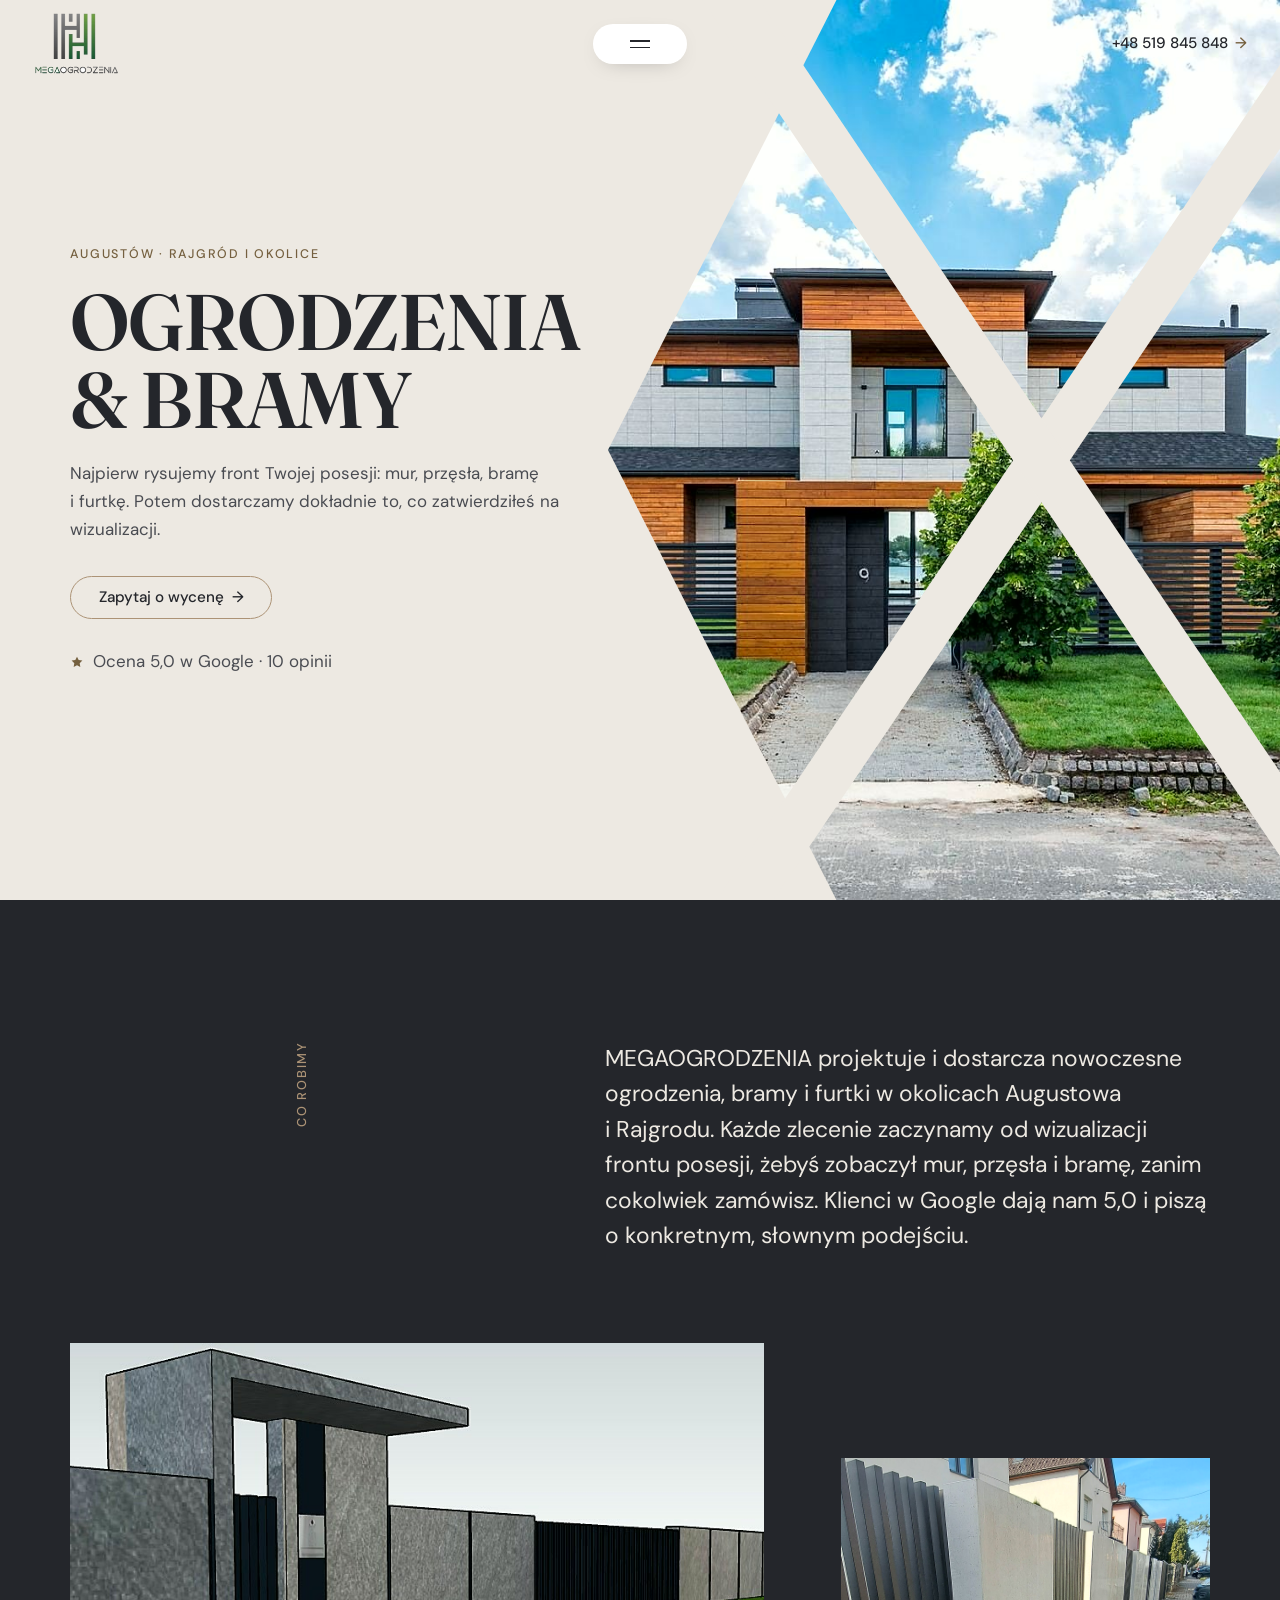
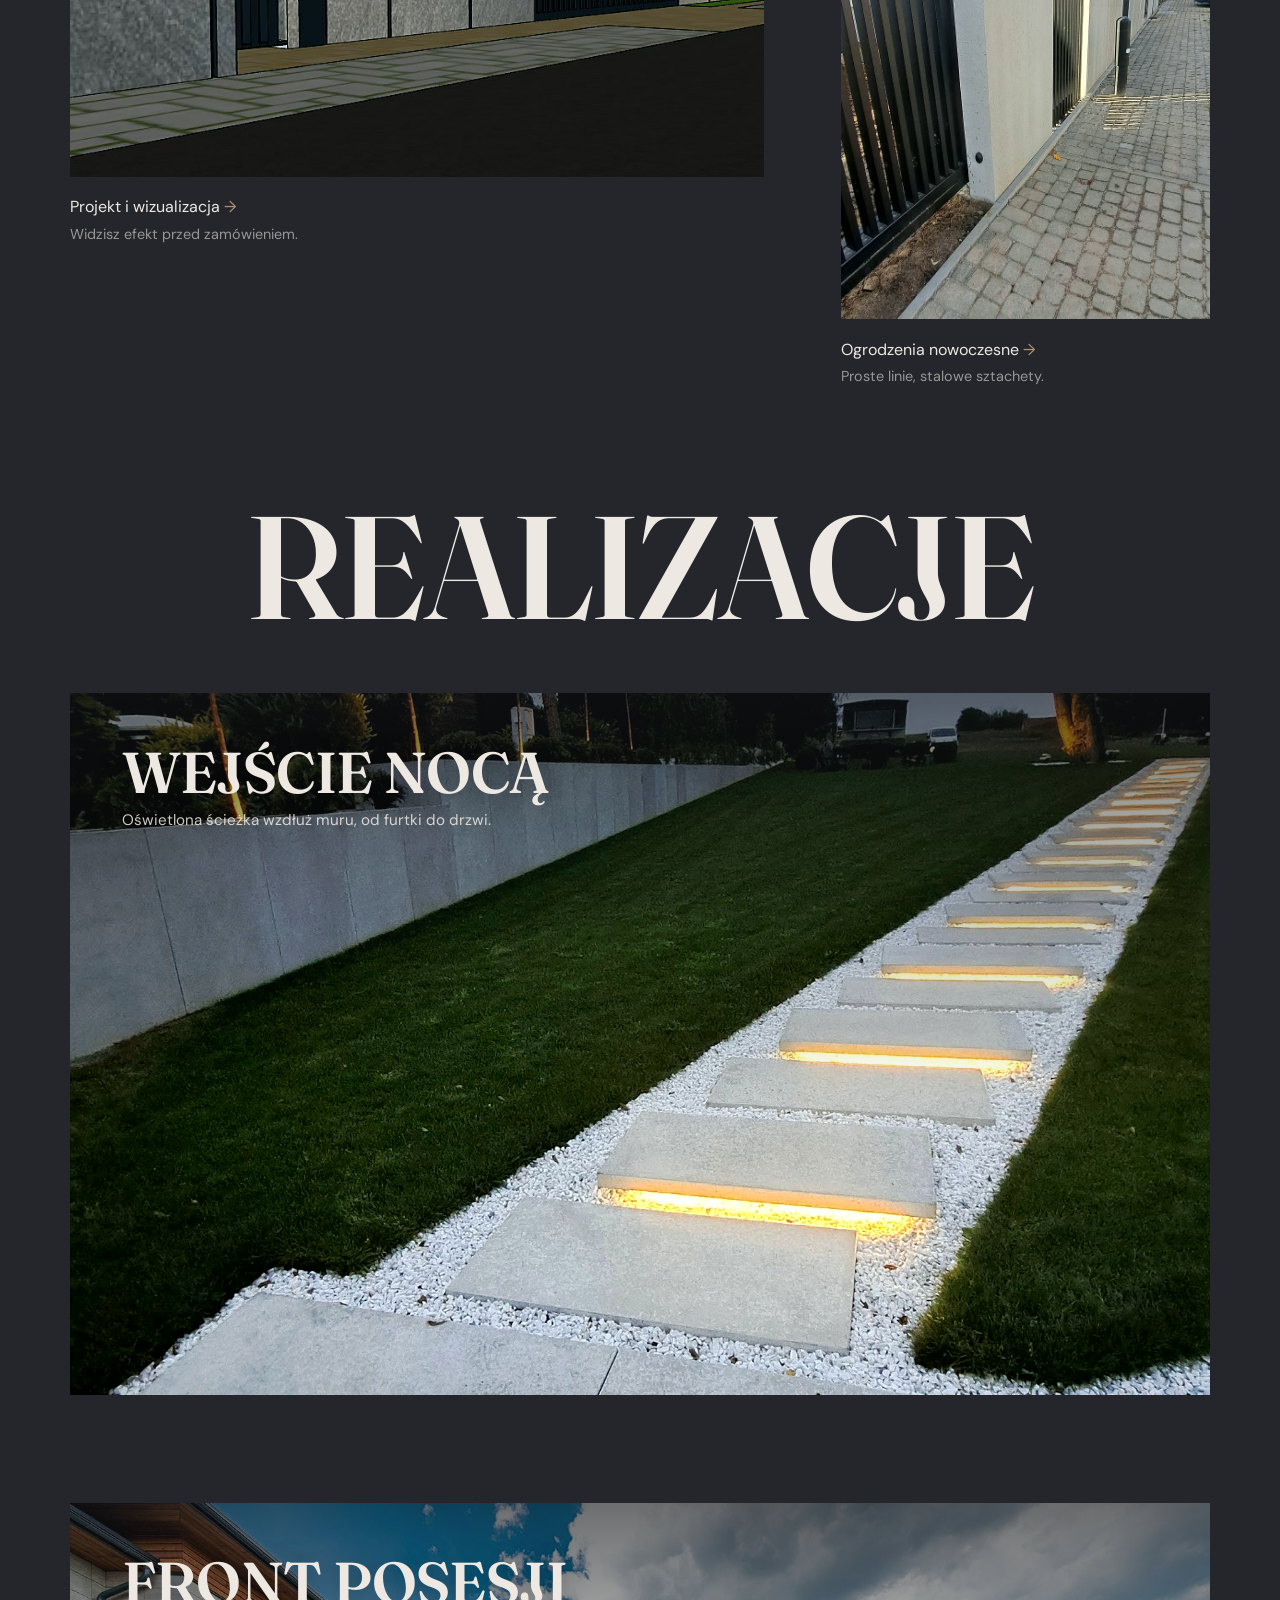
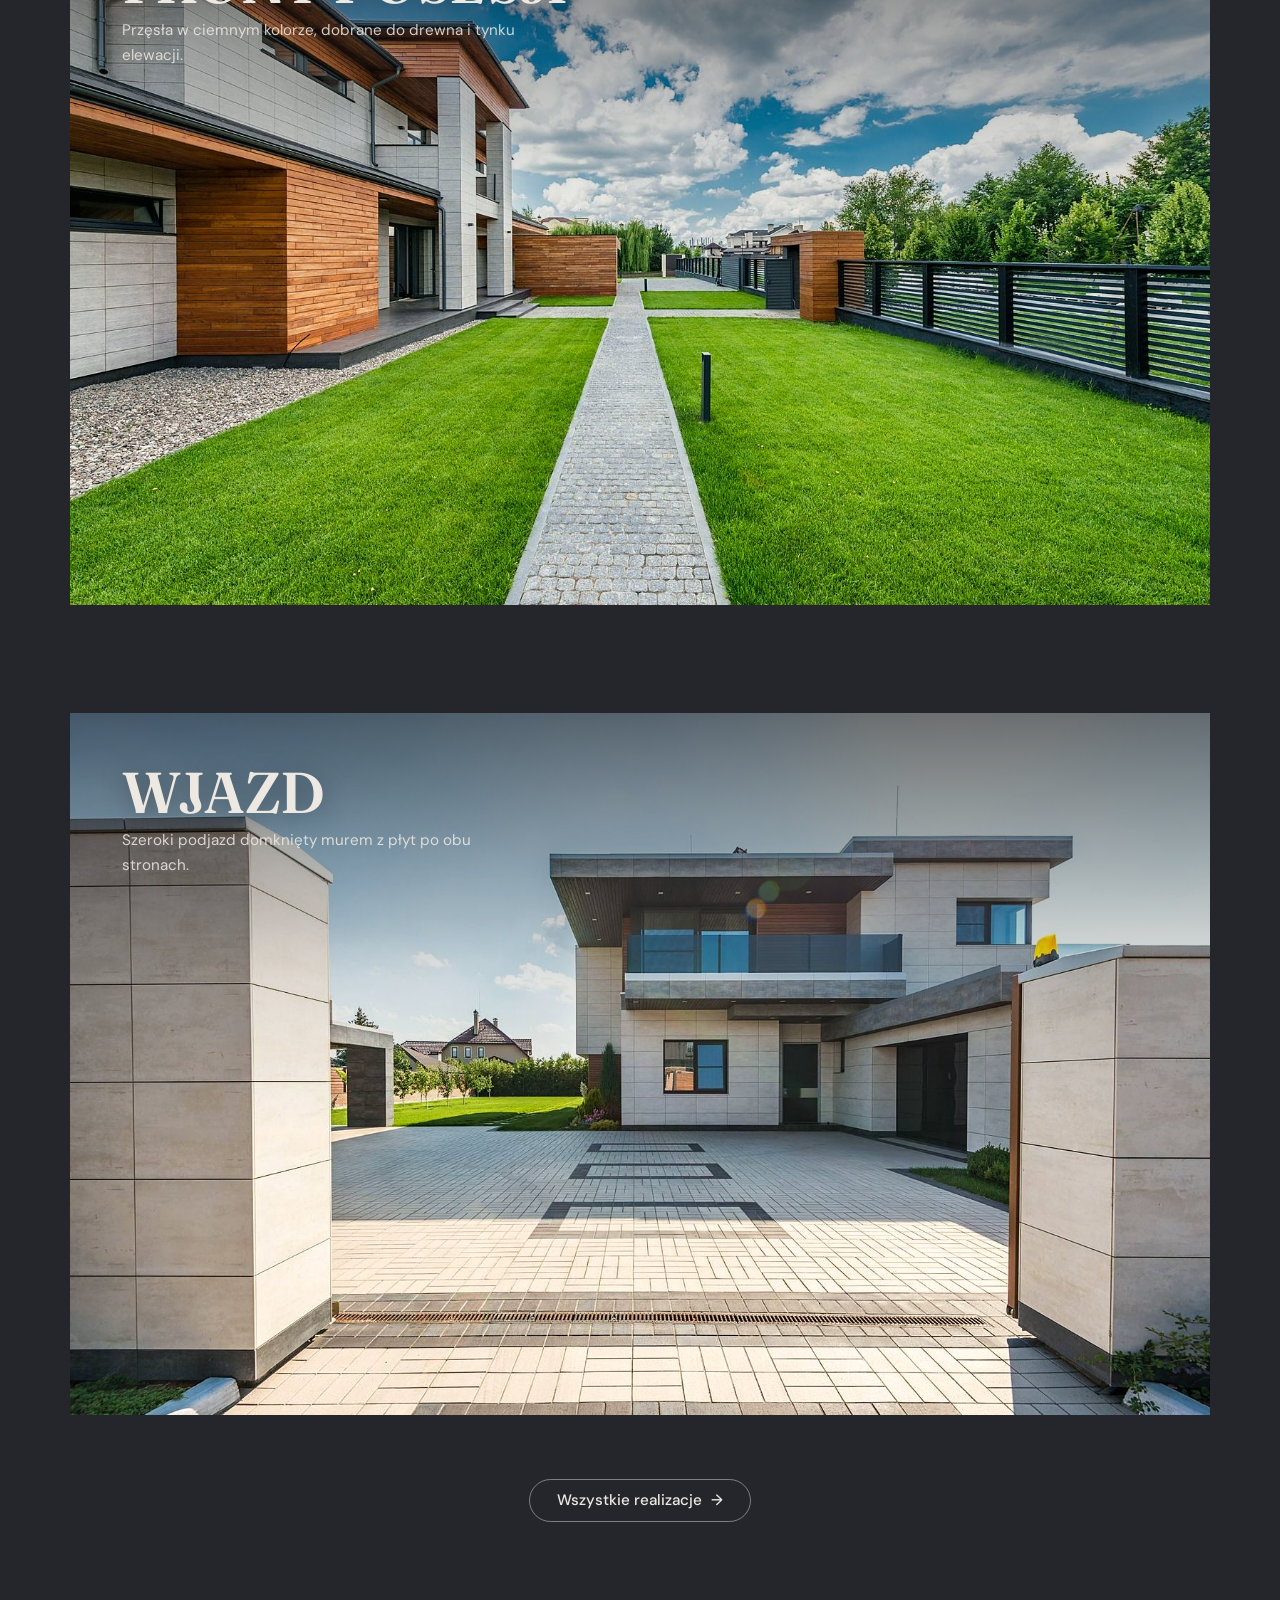
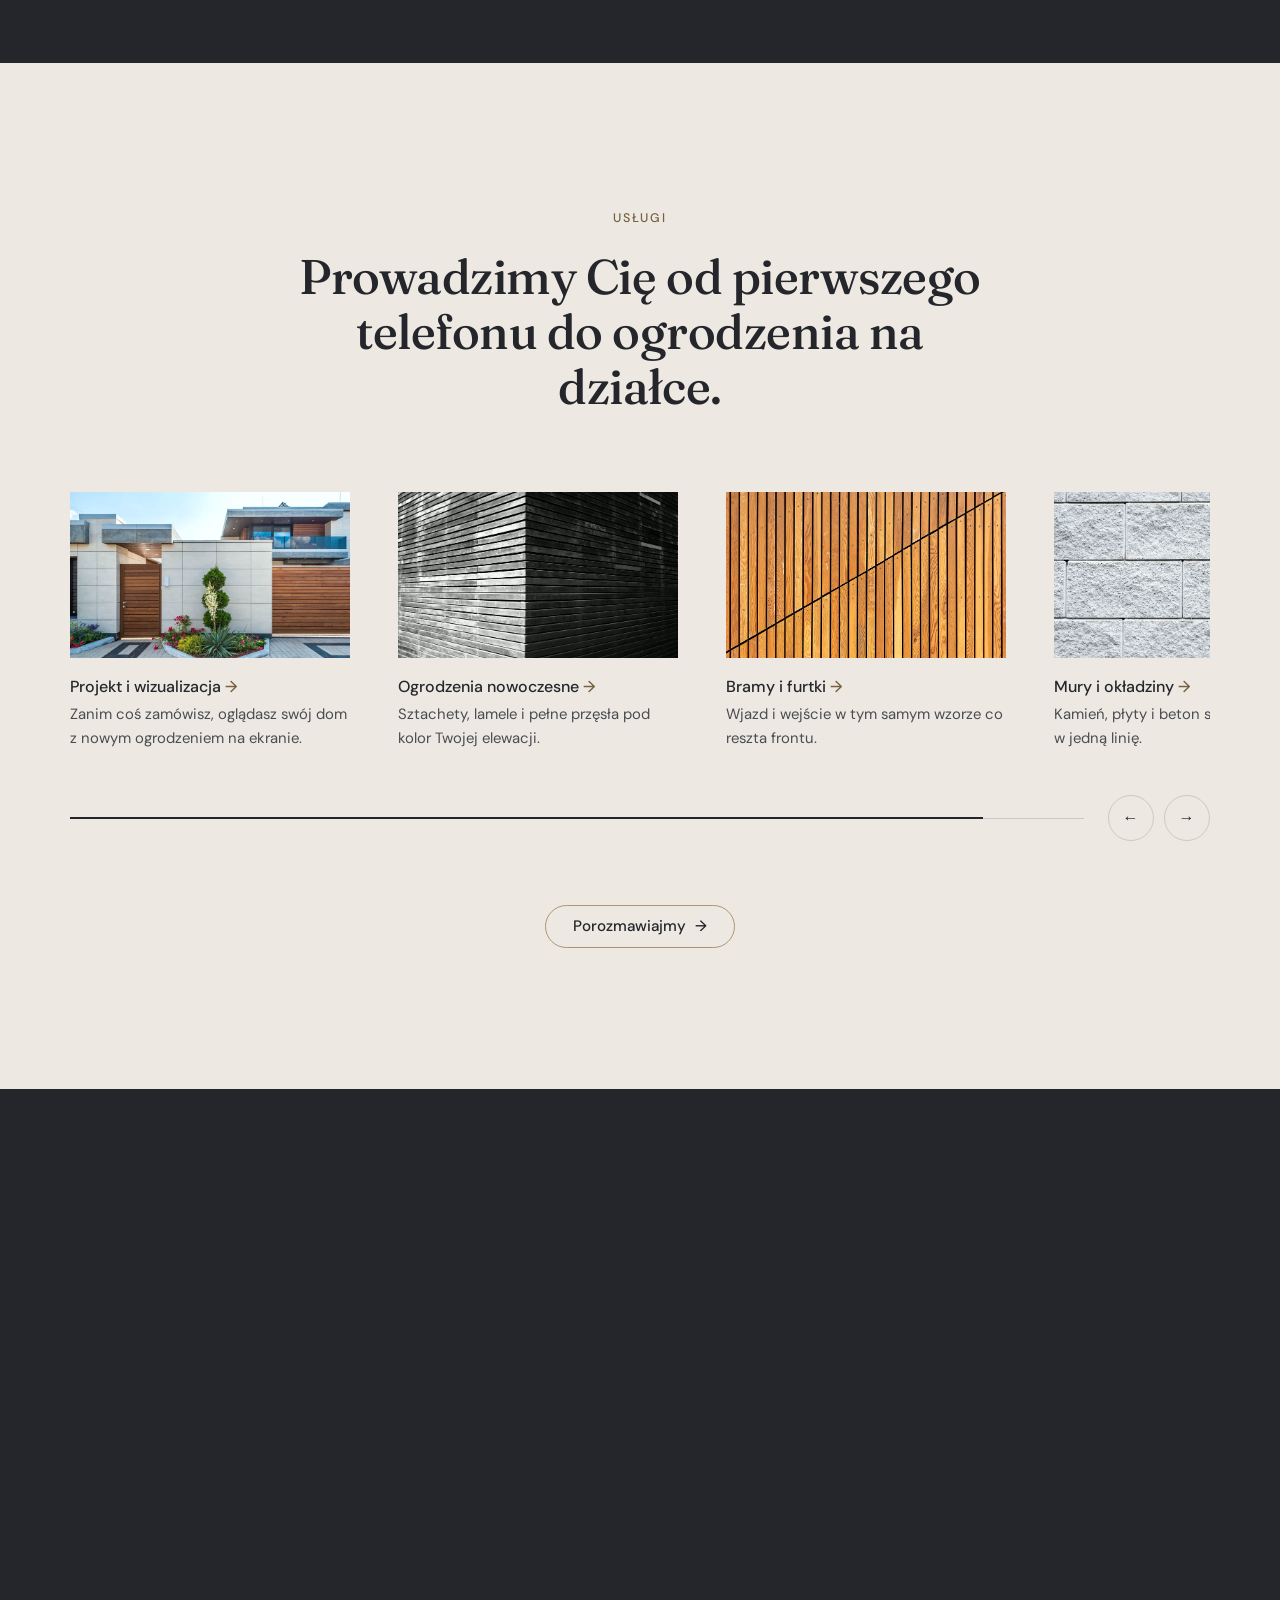
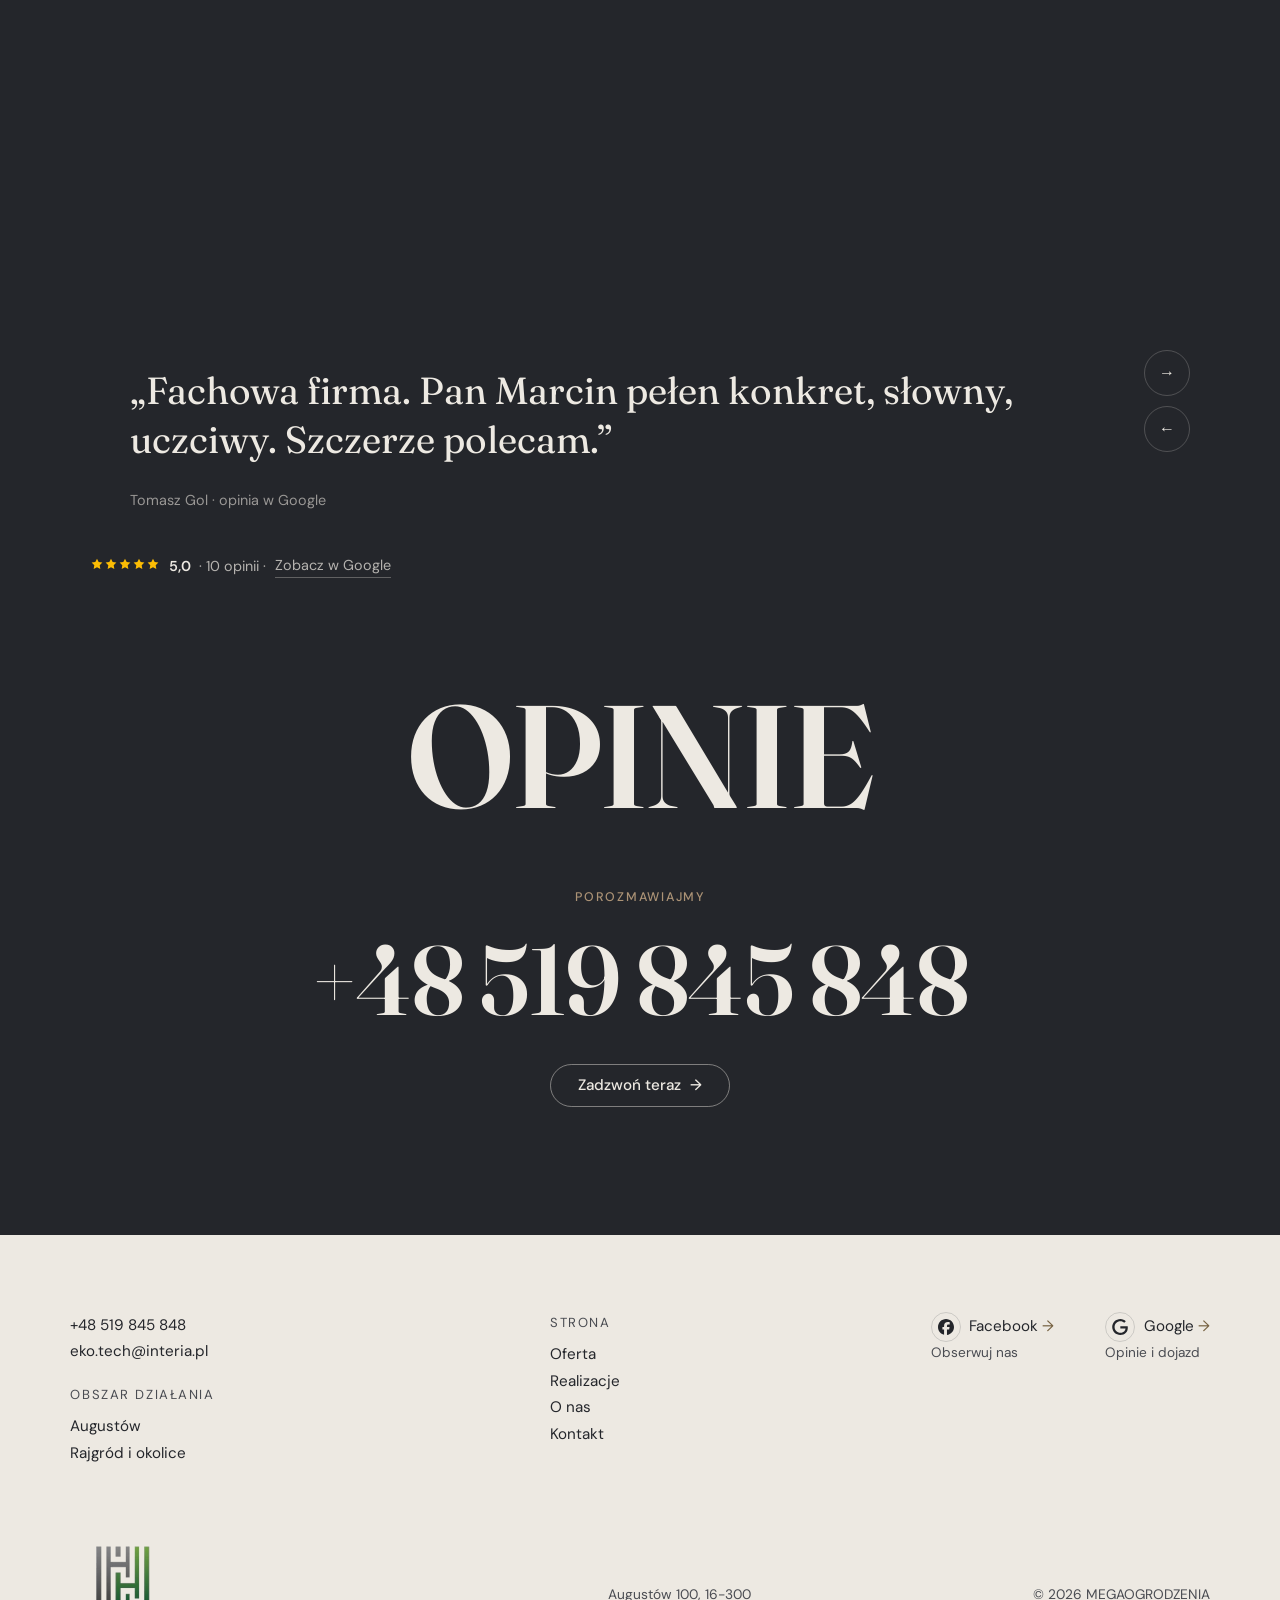
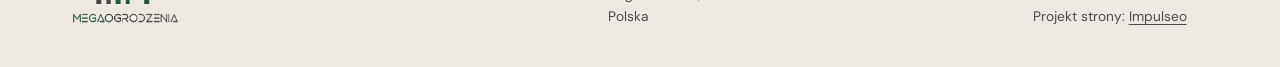
<file: index.html>
<!DOCTYPE html>
<html lang="pl">
<head>
<meta charset="UTF-8">
<meta name="viewport" content="width=device-width, initial-scale=1.0">
<title>MEGAOGRODZENIA - Nowoczesne ogrodzenia · Projekt i dostawa · Augustów</title>
<meta name="description" content="MEGAOGRODZENIA - projektujemy i dostarczamy nowoczesne ogrodzenia, bramy i furtki. Najpierw wizualizacja frontu posesji, potem realizacja. Augustów, Rajgród i okolice. Zadzwoń.">
<link rel="canonical" href="https://kris20032.github.io/megaogrodzenia/">
<meta name="robots" content="noindex, nofollow">
<meta property="og:type" content="website">
<meta property="og:locale" content="pl_PL">
<meta property="og:site_name" content="MEGAOGRODZENIA">
<meta property="og:title" content="MEGAOGRODZENIA - Nowoczesne ogrodzenia · Projekt i dostawa · Augustów">
<meta property="og:description" content="MEGAOGRODZENIA - projektujemy i dostarczamy nowoczesne ogrodzenia, bramy i furtki. Najpierw wizualizacja frontu posesji, potem realizacja. Augustów, Rajgród i okolice. Zadzwoń.">
<meta property="og:url" content="https://kris20032.github.io/megaogrodzenia/">
<meta property="og:image" content="https://kris20032.github.io/megaogrodzenia/img/og.jpg">
<meta property="og:image:width" content="1200">
<meta property="og:image:height" content="630">
<meta name="twitter:card" content="summary_large_image">
<script type="application/ld+json">{"@context": "https://schema.org", "@type": "LocalBusiness", "name": "MEGAOGRODZENIA", "url": "https://kris20032.github.io/megaogrodzenia/", "telephone": "+48519845848", "image": "https://kris20032.github.io/megaogrodzenia/img/og.jpg", "areaServed": "Augustów", "sameAs": ["https://maps.google.com/?cid=2182319822488130662&g_mp=Cidnb29nbGUubWFwcy5wbGFjZXMudjEuUGxhY2VzLlNlYXJjaFRleHQQAhgEIAA", "https://www.facebook.com/megaogrodzenia1/"]}</script>
<link rel="preconnect" href="https://fonts.googleapis.com">
<link rel="preconnect" href="https://fonts.gstatic.com" crossorigin>
<link href="https://fonts.googleapis.com/css2?family=Fraunces:opsz,wght,SOFT,WONK@9..144,400..600,0,0&family=DM+Sans:opsz,wght@9..40,400;9..40,500;9..40,600&display=swap" rel="stylesheet">
<link rel="stylesheet" href="assets/styles.css?v=20261022">
</head>
<body>

<header class="nav">
  <div class="wrap nav-inner">
    <a class="nav-brand" href="index.html"><img class="brand-logo" src="img/logo.png" alt="MEGAOGRODZENIA" width="349" height="262" decoding="async"></a>
    <button class="nav-toggle" aria-label="Menu" aria-controls="menu"><span></span><span></span><span></span></button>
    <a class="nav-phone" href="tel:+48519845848">+48 519 845 848 <span class="arr">→</span></a>
  </div>
</header>
<nav class="nav-links" id="menu" aria-label="Menu główne">
  <div class="nl-main">
      <a href="index.html" aria-current="page">Start</a>
      <a href="oferta.html">Oferta</a>
      <a href="realizacje.html">Realizacje</a>
      <a href="o-nas.html">O&nbsp;nas</a>
      <a href="kontakt.html">Kontakt</a>
  </div>
  <div class="nl-side">
    <div><p>Telefon</p><a href="tel:+48519845848">+48 519 845 848</a></div>
    <div><p>E-mail</p><a href="mailto:eko.tech@interia.pl">eko.tech@interia.pl</a></div>
    <div><p>Obszar działania</p><span>Augustów, Rajgród i&nbsp;okolice</span></div>
    <div><p>Obserwuj nas</p><a href="https://www.facebook.com/megaogrodzenia1/" target="_blank" rel="noopener">Facebook →</a></div>
  </div>
</nav>

<main>
<section class="hero-kw kw-hero">
  <div class="kw-art"><img src="img/hero.jpg" alt="Nowoczesny dom z ciemnym ogrodzeniem z poziomych sztachet" width="1880" height="1010" fetchpriority="high" decoding="async"></div>
  <div class="kw-hero-copy">
    <span class="kick">Augustów · Rajgród i&nbsp;okolice</span>
    <h1>Ogrodzenia &amp; bramy</h1>
    <p>Najpierw rysujemy front Twojej posesji: mur, przęsła, bramę i&nbsp;furtkę. Potem dostarczamy dokładnie to, co zatwierdziłeś na wizualizacji.</p>
    <a class="pill" href="kontakt.html">Zapytaj o&nbsp;wycenę <span class="arr">→</span></a>
    <p class="kw-hero-trust"><svg width="14" height="14" viewBox="0 0 24 24" aria-hidden="true"><path d="M12 2.8l2.85 5.8 6.4.93-4.63 4.5 1.1 6.37L12 17.4l-5.72 3 1.1-6.37-4.63-4.5 6.4-.93L12 2.8Z" fill="currentColor"/></svg> Ocena 5,0 w&nbsp;Google · 10 opinii</p>
  </div>
</section>

<section class="dark sec">
  <div class="wrap">
    <div class="kw-intro reveal">
      <span class="kw-vert">Co robimy</span>
      <p>MEGAOGRODZENIA projektuje i&nbsp;dostarcza nowoczesne ogrodzenia, bramy i&nbsp;furtki w&nbsp;okolicach Augustowa i&nbsp;Rajgrodu. Każde zlecenie zaczynamy od wizualizacji frontu posesji, żebyś zobaczył mur, przęsła i&nbsp;bramę, zanim cokolwiek zamówisz. Klienci w&nbsp;Google dają nam 5,0 i&nbsp;piszą o&nbsp;konkretnym, słownym podejściu.</p>
    </div>
    <div class="kw-duo">
      <a class="kw-card reveal" href="oferta.html"><div class="ph"><img src="img/g1.jpg" alt="Wizualizacja 3D frontu posesji z murem i bramą" width="1121" height="513" decoding="async"></div><span class="lbl">Projekt i&nbsp;wizualizacja <span class="arr">→</span></span><span class="sub">Widzisz efekt przed zamówieniem.</span></a>
      <a class="kw-card reveal" href="oferta.html"><div class="ph"><img src="img/g2.jpg" alt="Stalowe sztachety przy murze" width="1600" height="3556" decoding="async"></div><span class="lbl">Ogrodzenia nowoczesne <span class="arr">→</span></span><span class="sub">Proste linie, stalowe sztachety.</span></a>
    </div>
    <h2 class="kw-huge" aria-label="Realizacje">Realizacje</h2>
    <ul class="kw-stack">
      <li style="--i:0"><img src="img/about.jpg" alt="Wejście nocą" loading="lazy" width="1600" height="2844" decoding="async"><h3>Wejście nocą</h3><p>Oświetlona ścieżka wzdłuż muru, od furtki do drzwi.</p></li>
      <li style="--i:1"><img src="img/g8.jpg" alt="Front posesji" loading="lazy" width="1600" height="1068" decoding="async"><h3>Front posesji</h3><p>Przęsła w&nbsp;ciemnym kolorze, dobrane do drewna i&nbsp;tynku elewacji.</p></li>
      <li style="--i:2"><img src="img/g7.jpg" alt="Wjazd" loading="lazy" width="1600" height="1068" decoding="async"><h3>Wjazd</h3><p>Szeroki podjazd domknięty murem z&nbsp;płyt po obu stronach.</p></li>
    </ul>
    <div class="center mt-l reveal"><a class="pill" href="realizacje.html">Wszystkie realizacje <span class="arr">→</span></a></div>
  </div>
</section>

<section class="sec">
  <div class="wrap" data-slider>
    <div class="center reveal">
      <span class="kick">Usługi</span>
      <h2 class="kw-lead">Prowadzimy Cię od pierwszego telefonu do ogrodzenia na działce.</h2>
    </div>
    <div class="kw-slider reveal">
      <a class="kw-slide" href="oferta.html"><div class="ph"><img src="img/g3.jpg" alt="Projekt i wizualizacja" loading="lazy" width="1600" height="1068" decoding="async"></div><h3>Projekt i&nbsp;wizualizacja <span class="arr">→</span></h3><p>Zanim coś zamówisz, oglądasz swój dom z&nbsp;nowym ogrodzeniem na ekranie.</p></a>
      <a class="kw-slide" href="oferta.html"><div class="ph"><img src="img/g5.jpg" alt="Ogrodzenia nowoczesne" loading="lazy" width="1600" height="1065" decoding="async"></div><h3>Ogrodzenia nowoczesne <span class="arr">→</span></h3><p>Sztachety, lamele i&nbsp;pełne przęsła pod kolor Twojej elewacji.</p></a>
      <a class="kw-slide" href="oferta.html"><div class="ph"><img src="img/g9.jpg" alt="Bramy i furtki" loading="lazy" width="1880" height="1255" decoding="async"></div><h3>Bramy i&nbsp;furtki <span class="arr">→</span></h3><p>Wjazd i&nbsp;wejście w&nbsp;tym samym wzorze co reszta frontu.</p></a>
      <a class="kw-slide" href="oferta.html"><div class="ph"><img src="img/g6.jpg" alt="Mury i okładziny" loading="lazy" width="1600" height="1200" decoding="async"></div><h3>Mury i&nbsp;okładziny <span class="arr">→</span></h3><p>Kamień, płyty i&nbsp;beton spięte z&nbsp;metalem w&nbsp;jedną linię.</p></a>
    </div>
    <div class="kw-slider-ui"><div class="kw-track"><i></i></div><div class="kw-arrows"><button type="button" data-step="-1" aria-label="Wstecz">←</button><button type="button" data-step="1" aria-label="Dalej">→</button></div></div>
    <div class="center mt-l reveal"><a class="pill" href="kontakt.html">Porozmawiajmy <span class="arr">→</span></a></div>
  </div>
</section>

<section class="stopklatka" aria-hidden="true">
  <div class="stk-bg" style="background-image:url(img/g4.jpg)"></div>
</section>

<section class="dark sec" style="padding-bottom:0">
  <div class="wrap">
    <div class="kw-quotes reveal" data-quotes>
      <div>
      <figure class="kw-q on"><blockquote>„Fachowa firma. Pan Marcin pełen konkret, słowny, uczciwy. Szczerze polecam.”</blockquote><figcaption>Tomasz Gol · opinia w&nbsp;Google</figcaption></figure>
      <figure class="kw-q"><blockquote>„Miła i&nbsp;fachowa obsługa, polecam każdemu!”</blockquote><figcaption>Oskar Skotak · opinia w&nbsp;Google</figcaption></figure>
      <figure class="kw-q"><blockquote>„Szybko i&nbsp;solidnie wykonana praca !!”</blockquote><figcaption>Mateusz Bałabon · opinia w&nbsp;Google</figcaption></figure>
        <p class="kw-g"><span style="color:#FBBC04"><svg width="14" height="14" viewBox="0 0 24 24" aria-hidden="true"><path d="M12 2.8l2.85 5.8 6.4.93-4.63 4.5 1.1 6.37L12 17.4l-5.72 3 1.1-6.37-4.63-4.5 6.4-.93L12 2.8Z" fill="currentColor"/></svg><svg width="14" height="14" viewBox="0 0 24 24" aria-hidden="true"><path d="M12 2.8l2.85 5.8 6.4.93-4.63 4.5 1.1 6.37L12 17.4l-5.72 3 1.1-6.37-4.63-4.5 6.4-.93L12 2.8Z" fill="currentColor"/></svg><svg width="14" height="14" viewBox="0 0 24 24" aria-hidden="true"><path d="M12 2.8l2.85 5.8 6.4.93-4.63 4.5 1.1 6.37L12 17.4l-5.72 3 1.1-6.37-4.63-4.5 6.4-.93L12 2.8Z" fill="currentColor"/></svg><svg width="14" height="14" viewBox="0 0 24 24" aria-hidden="true"><path d="M12 2.8l2.85 5.8 6.4.93-4.63 4.5 1.1 6.37L12 17.4l-5.72 3 1.1-6.37-4.63-4.5 6.4-.93L12 2.8Z" fill="currentColor"/></svg><svg width="14" height="14" viewBox="0 0 24 24" aria-hidden="true"><path d="M12 2.8l2.85 5.8 6.4.93-4.63 4.5 1.1 6.37L12 17.4l-5.72 3 1.1-6.37-4.63-4.5 6.4-.93L12 2.8Z" fill="currentColor"/></svg></span> <b>5,0</b> · 10 opinii · <a href="https://maps.google.com/?cid=2182319822488130662&amp;g_mp=Cidnb29nbGUubWFwcy5wbGFjZXMudjEuUGxhY2VzLlNlYXJjaFRleHQQAhgEIAA" target="_blank" rel="noopener">Zobacz w&nbsp;Google</a></p>
      </div>
      <div class="kw-arrows"><button type="button" data-step="1" aria-label="Następna opinia">→</button><button type="button" data-step="-1" aria-label="Poprzednia opinia">←</button></div>
    </div>
    <h2 class="kw-huge" aria-label="Opinie">Opinie</h2>
  </div>
</section>
<section class="dark kw-call">
  <div class="wrap reveal">
    <span class="kick">Porozmawiajmy</span>
    <a class="big" href="tel:+48519845848">+48 519 845 848</a>
    <a class="pill" href="tel:+48519845848">Zadzwoń teraz <span class="arr">→</span></a>
  </div>
</section>
</main>

<footer class="kw-foot">
  <div class="wrap">
    <div class="kf-top">
      <div class="kf-list">
        <a href="tel:+48519845848">+48 519 845 848</a>
        <a href="mailto:eko.tech@interia.pl">eko.tech@interia.pl</a>
        <span class="h" style="margin-top:1.2rem">Obszar działania</span>
        <span>Augustów</span>
        <span>Rajgród i&nbsp;okolice</span>
      </div>
      <div class="kf-list">
        <span class="h">Strona</span>
        <a href="oferta.html">Oferta</a>
        <a href="realizacje.html">Realizacje</a>
        <a href="o-nas.html">O&nbsp;nas</a>
        <a href="kontakt.html">Kontakt</a>
      </div>
      <div class="kf-soc"><a href="https://www.facebook.com/megaogrodzenia1/" target="_blank" rel="noopener"><span class="soc" aria-hidden="true"><svg viewBox="0 0 24 24" width="16" height="16" focusable="false"><path d="M9.101 23.691v-7.98H6.627v-3.667h2.474v-1.58c0-4.085 1.848-5.978 5.858-5.978.401 0 .955.042 1.468.103a8.68 8.68 0 0 1 1.141.195v3.325a8.623 8.623 0 0 0-.653-.036 26.805 26.805 0 0 0-.733-.009c-.707 0-1.259.096-1.675.309a1.686 1.686 0 0 0-.679.622c-.258.42-.374.995-.374 1.752v1.297h3.919l-.386 2.103-.287 1.564h-3.246v8.245C19.396 23.238 24 18.179 24 12.044c0-6.627-5.373-12-12-12s-12 5.373-12 12c0 5.628 3.874 10.35 9.101 11.647Z" fill="currentColor"/></svg></span>Facebook <span class="arr">→</span></a><small>Obserwuj nas</small></div>
      <div class="kf-soc"><a href="https://maps.google.com/?cid=2182319822488130662&amp;g_mp=Cidnb29nbGUubWFwcy5wbGFjZXMudjEuUGxhY2VzLlNlYXJjaFRleHQQAhgEIAA" target="_blank" rel="noopener"><span class="soc" aria-hidden="true"><svg viewBox="0 0 24 24" width="16" height="16" focusable="false"><path d="M12.48 10.92v3.28h7.84c-.24 1.84-.853 3.187-1.787 4.133-1.147 1.147-2.933 2.4-6.053 2.4-4.827 0-8.6-3.893-8.6-8.72s3.773-8.72 8.6-8.72c2.6 0 4.507 1.027 5.907 2.347l2.307-2.307C18.747 1.44 16.133 0 12.48 0 5.867 0 .307 5.387.307 12s5.56 12 12.173 12c3.573 0 6.267-1.173 8.373-3.36 2.16-2.16 2.84-5.213 2.84-7.667 0-.76-.053-1.467-.173-2.053H12.48z" fill="currentColor"/></svg></span>Google <span class="arr">→</span></a><small>Opinie i&nbsp;dojazd</small></div>
    </div>
    <div class="kf-bot">
      <div><img src="img/logo.png" alt="MEGAOGRODZENIA" width="349" height="262" loading="lazy" decoding="async"></div>
      <div>Augustów 100, 16-300<br>Polska</div>
      <div>© 2026 MEGAOGRODZENIA<br>Projekt strony: <a class="foot-credit" href="https://impulseo.pl" target="_blank" rel="noopener">Impulseo</a></div>
    </div>
  </div>
</footer>
<div class="sticky-call"><a class="sc-call" href="tel:+48519845848">Zadzwoń</a><a class="sc-quote" href="kontakt.html">Wycena</a></div>
<div class="demo-wazne" data-do="2026-10-28" data-cykl="3" hidden><svg class="dw-ico" width="13" height="13" viewBox="0 0 24 24" fill="none" aria-hidden="true"><circle cx="12" cy="12" r="8.6" stroke="currentColor" stroke-width="1.8"/><path d="M12 7.2V12l3.3 2" stroke="currentColor" stroke-width="1.8" stroke-linecap="round"/></svg><span class="dw-txt"></span></div>

<script src="assets/main.js?v=20261022"></script>
<script src="assets/kw.js?v=20261022"></script>
</body>
</html>
</file>
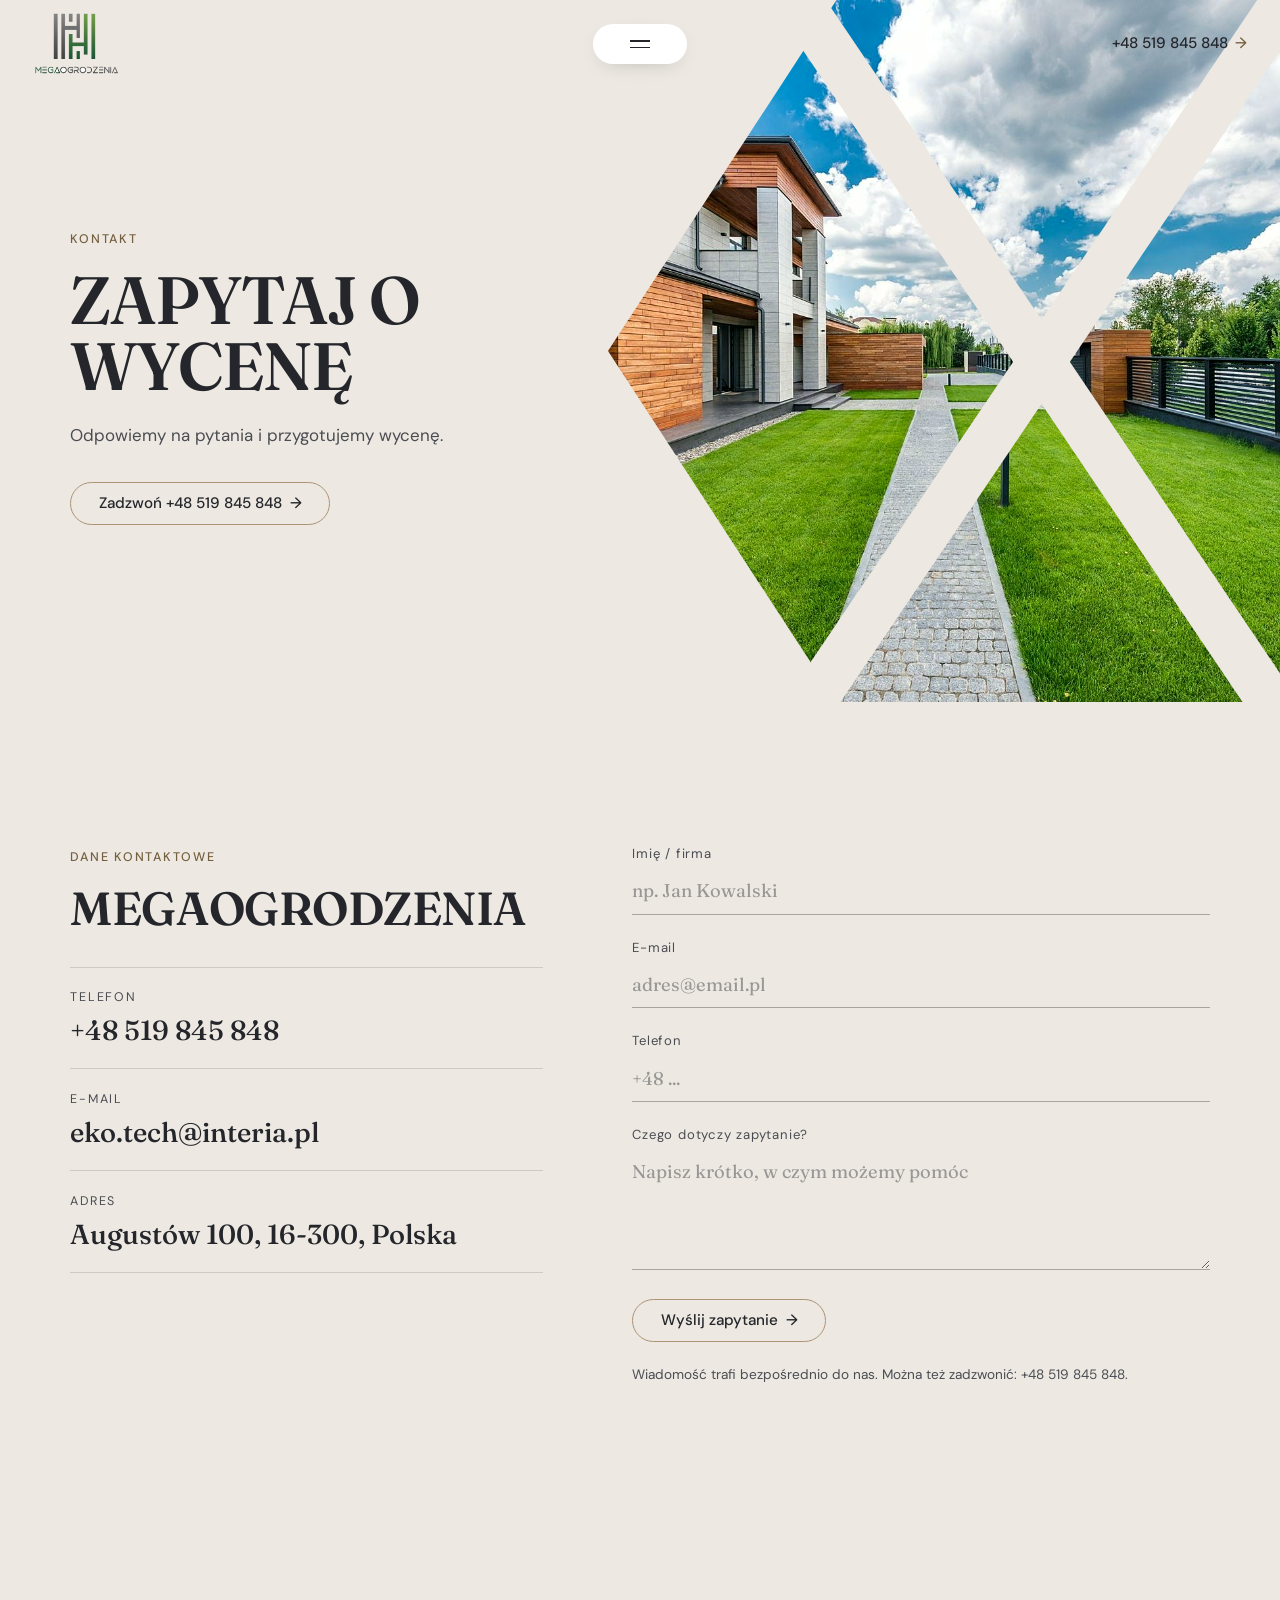
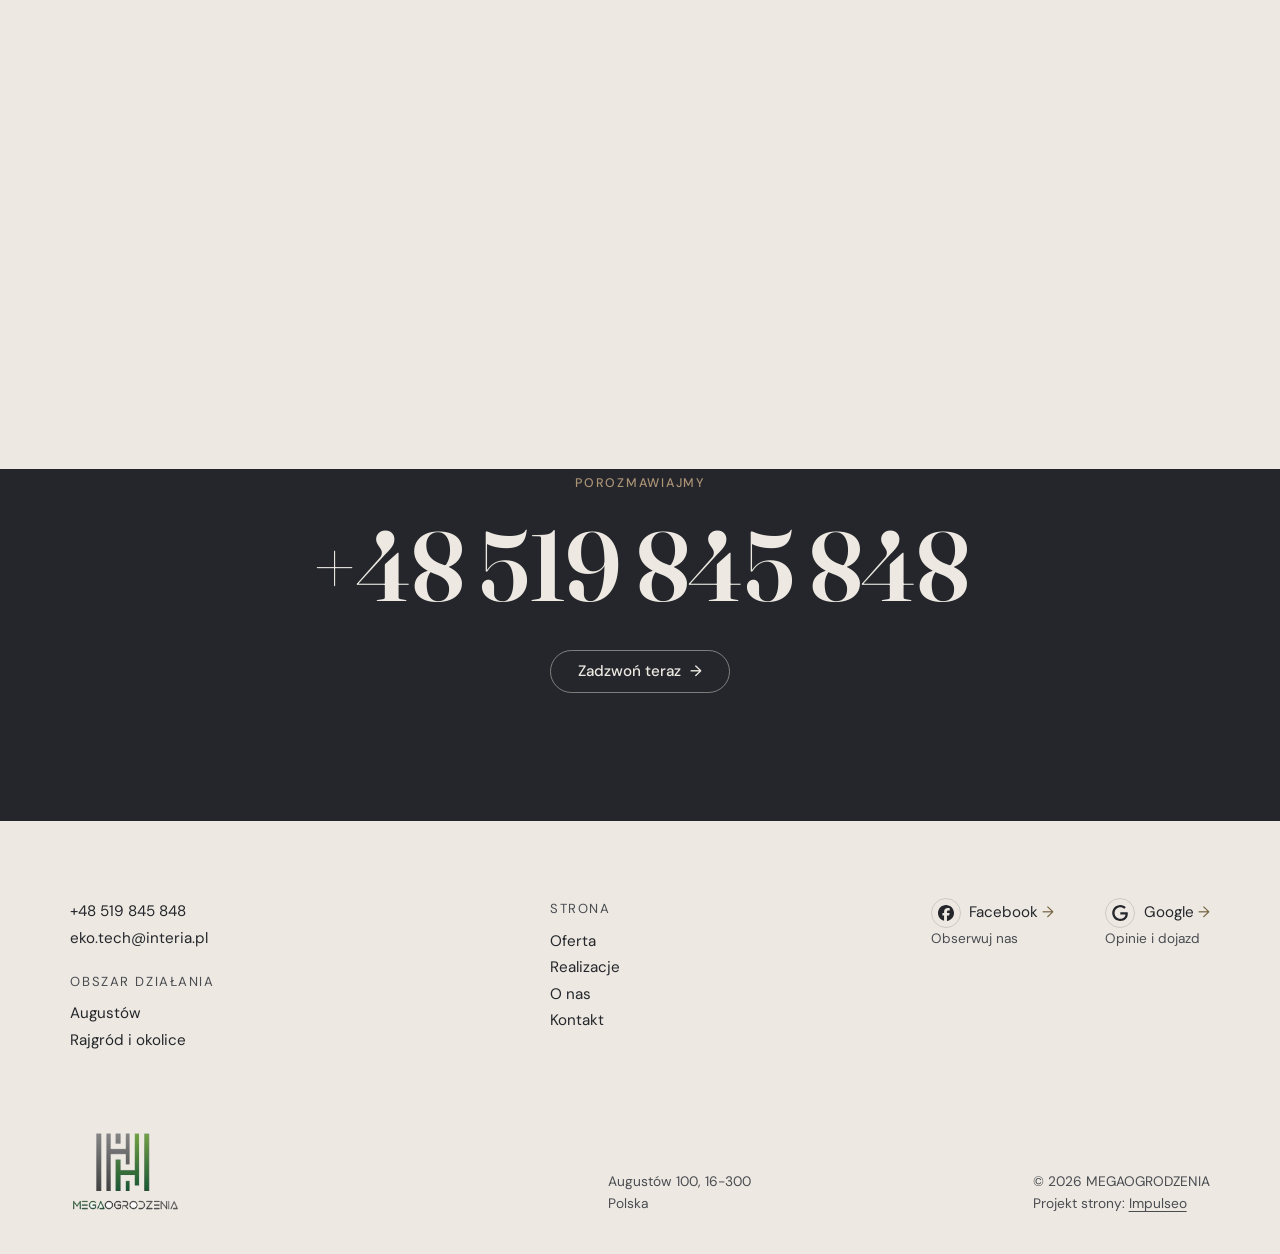
<file: kontakt.html>
<!DOCTYPE html>
<html lang="pl">
<head>
<meta charset="UTF-8">
<meta name="viewport" content="width=device-width, initial-scale=1.0">
<title>Kontakt - MEGAOGRODZENIA</title>
<meta name="description" content="Kontakt MEGAOGRODZENIA - Augustów 100, 16-300, Polska">
<link rel="canonical" href="https://kris20032.github.io/megaogrodzenia/kontakt.html">
<meta name="robots" content="noindex, nofollow">
<meta property="og:type" content="website">
<meta property="og:locale" content="pl_PL">
<meta property="og:site_name" content="MEGAOGRODZENIA">
<meta property="og:title" content="Kontakt - MEGAOGRODZENIA">
<meta property="og:description" content="Kontakt MEGAOGRODZENIA - Augustów 100, 16-300, Polska">
<meta property="og:url" content="https://kris20032.github.io/megaogrodzenia/kontakt.html">
<meta property="og:image" content="https://kris20032.github.io/megaogrodzenia/img/og.jpg">
<meta property="og:image:width" content="1200">
<meta property="og:image:height" content="630">
<meta name="twitter:card" content="summary_large_image">
<link rel="preconnect" href="https://fonts.googleapis.com">
<link rel="preconnect" href="https://fonts.gstatic.com" crossorigin>
<link href="https://fonts.googleapis.com/css2?family=Fraunces:opsz,wght,SOFT,WONK@9..144,400..600,0,0&family=DM+Sans:opsz,wght@9..40,400;9..40,500;9..40,600&display=swap" rel="stylesheet">
<link rel="stylesheet" href="assets/styles.css?v=20261022">
</head>
<body>

<header class="nav">
  <div class="wrap nav-inner">
    <a class="nav-brand" href="index.html"><img class="brand-logo" src="img/logo.png" alt="MEGAOGRODZENIA" width="349" height="262" decoding="async"></a>
    <button class="nav-toggle" aria-label="Menu" aria-controls="menu"><span></span><span></span><span></span></button>
    <a class="nav-phone" href="tel:+48519845848">+48 519 845 848 <span class="arr">→</span></a>
  </div>
</header>
<nav class="nav-links" id="menu" aria-label="Menu główne">
  <div class="nl-main">
      <a href="index.html">Start</a>
      <a href="oferta.html">Oferta</a>
      <a href="realizacje.html">Realizacje</a>
      <a href="o-nas.html">O&nbsp;nas</a>
      <a href="kontakt.html" aria-current="page">Kontakt</a>
  </div>
  <div class="nl-side">
    <div><p>Telefon</p><a href="tel:+48519845848">+48 519 845 848</a></div>
    <div><p>E-mail</p><a href="mailto:eko.tech@interia.pl">eko.tech@interia.pl</a></div>
    <div><p>Obszar działania</p><span>Augustów, Rajgród i&nbsp;okolice</span></div>
    <div><p>Obserwuj nas</p><a href="https://www.facebook.com/megaogrodzenia1/" target="_blank" rel="noopener">Facebook →</a></div>
  </div>
</nav>

<main>
<section class="hero-kw kw-hero kw-pagehead">
  <div class="kw-art"><img src="img/g8.jpg" alt="Front posesji z ogrodzeniem" width="1600" height="1068" fetchpriority="high" decoding="async"></div>
  <div class="kw-hero-copy">
    <span class="kick">Kontakt</span>
    <h1>Zapytaj o&nbsp;wycenę</h1>
    <p>Odpowiemy na pytania i&nbsp;przygotujemy wycenę.</p>
    <a class="pill" href="tel:+48519845848">Zadzwoń +48 519 845 848 <span class="arr">→</span></a>
  </div>
</section>

<section class="sec">
  <div class="wrap contact-grid">
    <div class="reveal">
      <span class="kick">Dane kontaktowe</span>
      <h2 class="kw-h2">MEGAOGRODZENIA</h2>
      <div class="info-list">
        <div class="info-row"><div class="lbl">Telefon</div><a class="val" href="tel:+48519845848">+48 519 845 848</a></div>
        <div class="info-row"><div class="lbl">E-mail</div><a class="val" href="mailto:eko.tech@interia.pl">eko.tech@interia.pl</a></div>
        <div class="info-row"><div class="lbl">Adres</div><div class="val">Augustów 100, 16-300, Polska</div></div>
      </div>
    </div>
    <div class="reveal">
      <form class="form" action="https://formsubmit.co/eko.tech@interia.pl" method="POST">
        <input type="hidden" name="_subject" value="Zapytanie ze strony MEGAOGRODZENIA">
        <input type="hidden" name="_captcha" value="false">
        <input type="hidden" name="_template" value="table">
        <div class="fld"><label for="name">Imię / firma</label><input id="name" name="name" type="text" placeholder="np. Jan Kowalski" required></div>
        <div class="fld"><label for="email">E-mail</label><input id="email" name="email" type="email" placeholder="adres@email.pl" required></div>
        <div class="fld"><label for="phone">Telefon</label><input id="phone" name="phone" type="tel" placeholder="+48 ..."></div>
        <div class="fld"><label for="msg">Czego dotyczy zapytanie?</label><textarea id="msg" name="message" placeholder="Napisz krótko, w czym możemy pomóc" required></textarea></div>
        <button type="submit" class="pill">Wyślij zapytanie <span class="arr">→</span></button>
        <p class="note">Wiadomość trafi bezpośrednio do nas. Można też zadzwonić: +48 519 845 848.</p>
      </form>
    </div>
  </div>
</section>
<section style="padding-bottom:clamp(64px,8vw,120px)">
  <div class="wrap reveal">
    <iframe class="map" title="MEGAOGRODZENIA - Augustów" src="https://maps.google.com/maps?q=53.8371222%2C22.9695037&amp;z=15&amp;output=embed" loading="lazy" referrerpolicy="no-referrer-when-downgrade"></iframe>
  </div>
</section>
<section class="dark kw-call">
  <div class="wrap reveal">
    <span class="kick">Porozmawiajmy</span>
    <a class="big" href="tel:+48519845848">+48 519 845 848</a>
    <a class="pill" href="tel:+48519845848">Zadzwoń teraz <span class="arr">→</span></a>
  </div>
</section>
</main>

<footer class="kw-foot">
  <div class="wrap">
    <div class="kf-top">
      <div class="kf-list">
        <a href="tel:+48519845848">+48 519 845 848</a>
        <a href="mailto:eko.tech@interia.pl">eko.tech@interia.pl</a>
        <span class="h" style="margin-top:1.2rem">Obszar działania</span>
        <span>Augustów</span>
        <span>Rajgród i&nbsp;okolice</span>
      </div>
      <div class="kf-list">
        <span class="h">Strona</span>
        <a href="oferta.html">Oferta</a>
        <a href="realizacje.html">Realizacje</a>
        <a href="o-nas.html">O&nbsp;nas</a>
        <a href="kontakt.html">Kontakt</a>
      </div>
      <div class="kf-soc"><a href="https://www.facebook.com/megaogrodzenia1/" target="_blank" rel="noopener"><span class="soc" aria-hidden="true"><svg viewBox="0 0 24 24" width="16" height="16" focusable="false"><path d="M9.101 23.691v-7.98H6.627v-3.667h2.474v-1.58c0-4.085 1.848-5.978 5.858-5.978.401 0 .955.042 1.468.103a8.68 8.68 0 0 1 1.141.195v3.325a8.623 8.623 0 0 0-.653-.036 26.805 26.805 0 0 0-.733-.009c-.707 0-1.259.096-1.675.309a1.686 1.686 0 0 0-.679.622c-.258.42-.374.995-.374 1.752v1.297h3.919l-.386 2.103-.287 1.564h-3.246v8.245C19.396 23.238 24 18.179 24 12.044c0-6.627-5.373-12-12-12s-12 5.373-12 12c0 5.628 3.874 10.35 9.101 11.647Z" fill="currentColor"/></svg></span>Facebook <span class="arr">→</span></a><small>Obserwuj nas</small></div>
      <div class="kf-soc"><a href="https://maps.google.com/?cid=2182319822488130662&amp;g_mp=Cidnb29nbGUubWFwcy5wbGFjZXMudjEuUGxhY2VzLlNlYXJjaFRleHQQAhgEIAA" target="_blank" rel="noopener"><span class="soc" aria-hidden="true"><svg viewBox="0 0 24 24" width="16" height="16" focusable="false"><path d="M12.48 10.92v3.28h7.84c-.24 1.84-.853 3.187-1.787 4.133-1.147 1.147-2.933 2.4-6.053 2.4-4.827 0-8.6-3.893-8.6-8.72s3.773-8.72 8.6-8.72c2.6 0 4.507 1.027 5.907 2.347l2.307-2.307C18.747 1.44 16.133 0 12.48 0 5.867 0 .307 5.387.307 12s5.56 12 12.173 12c3.573 0 6.267-1.173 8.373-3.36 2.16-2.16 2.84-5.213 2.84-7.667 0-.76-.053-1.467-.173-2.053H12.48z" fill="currentColor"/></svg></span>Google <span class="arr">→</span></a><small>Opinie i&nbsp;dojazd</small></div>
    </div>
    <div class="kf-bot">
      <div><img src="img/logo.png" alt="MEGAOGRODZENIA" width="349" height="262" loading="lazy" decoding="async"></div>
      <div>Augustów 100, 16-300<br>Polska</div>
      <div>© 2026 MEGAOGRODZENIA<br>Projekt strony: <a class="foot-credit" href="https://impulseo.pl" target="_blank" rel="noopener">Impulseo</a></div>
    </div>
  </div>
</footer>
<div class="sticky-call"><a class="sc-call" href="tel:+48519845848">Zadzwoń</a><a class="sc-quote" href="kontakt.html">Wycena</a></div>
<div class="demo-wazne" data-do="2026-10-28" data-cykl="3" hidden><svg class="dw-ico" width="13" height="13" viewBox="0 0 24 24" fill="none" aria-hidden="true"><circle cx="12" cy="12" r="8.6" stroke="currentColor" stroke-width="1.8"/><path d="M12 7.2V12l3.3 2" stroke="currentColor" stroke-width="1.8" stroke-linecap="round"/></svg><span class="dw-txt"></span></div>

<script src="assets/main.js?v=20261022"></script>
<script src="assets/kw.js?v=20261022"></script>
</body>
</html>
</file>
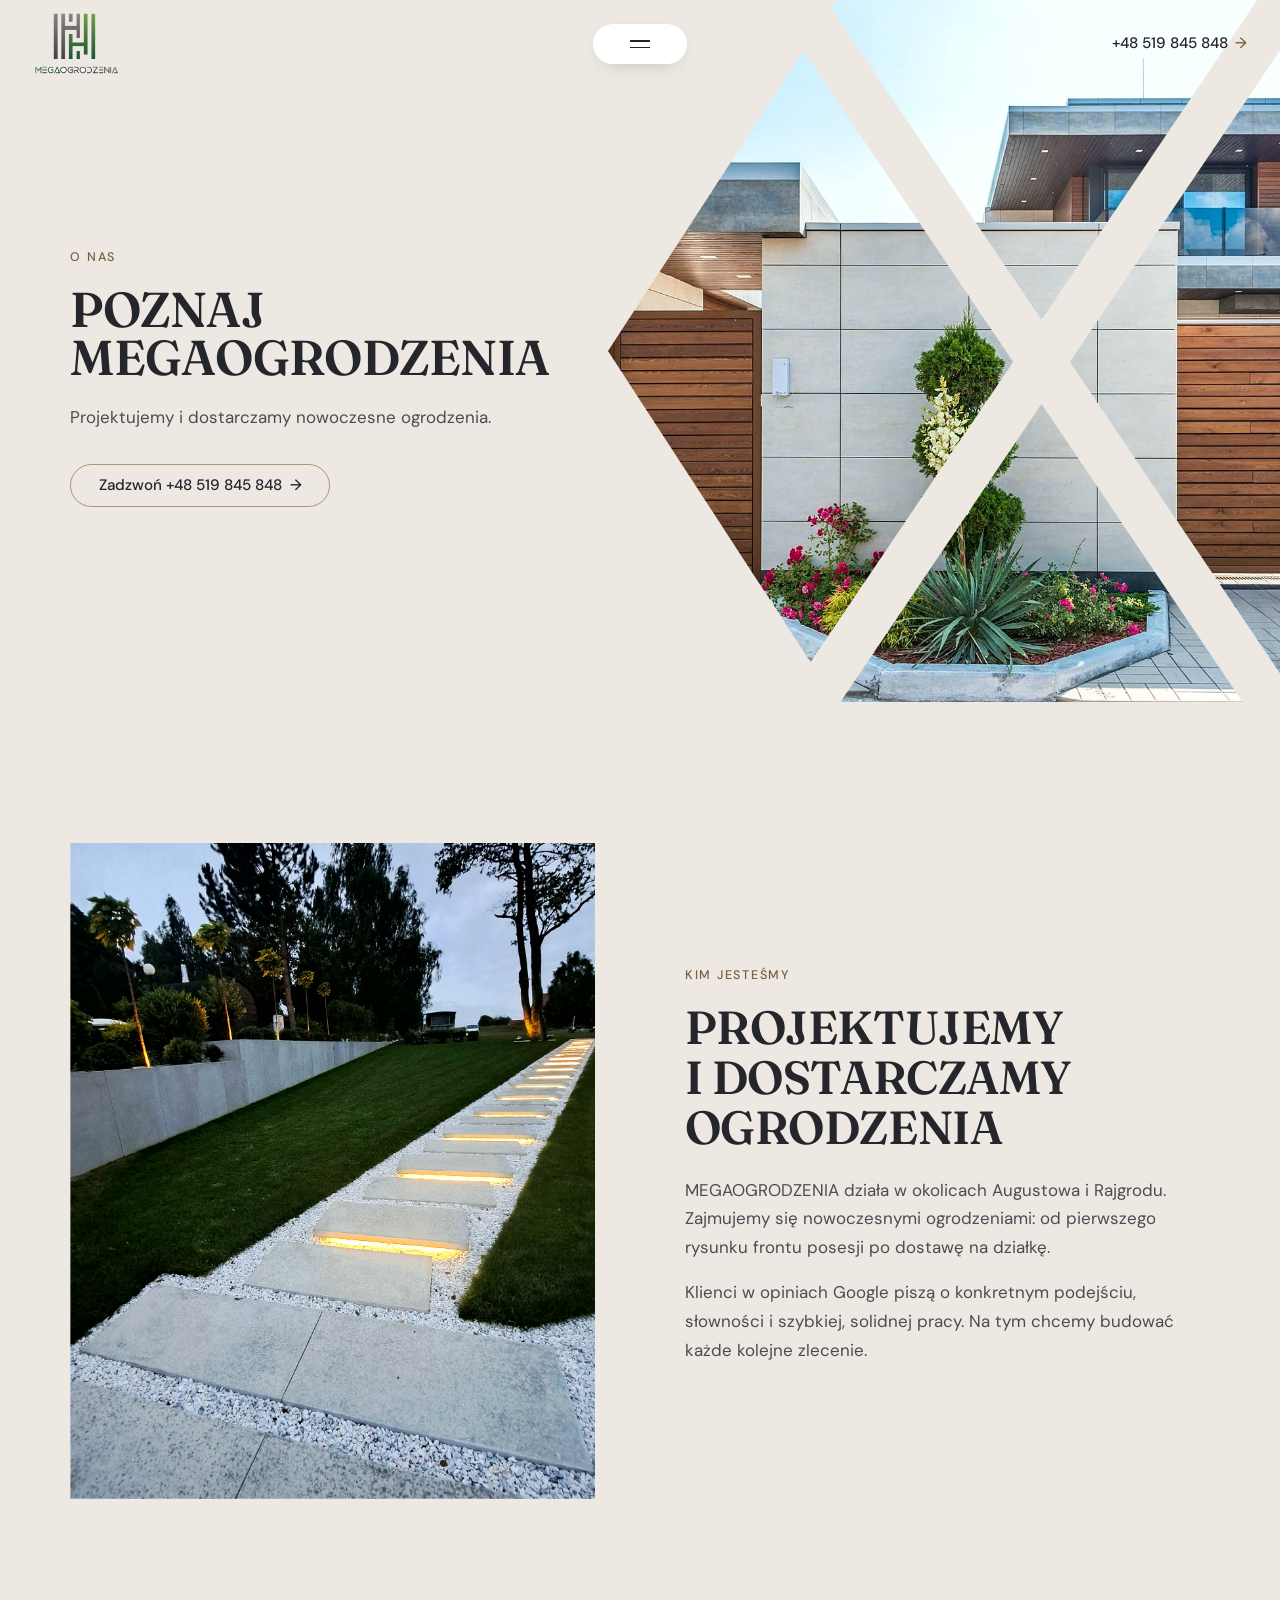
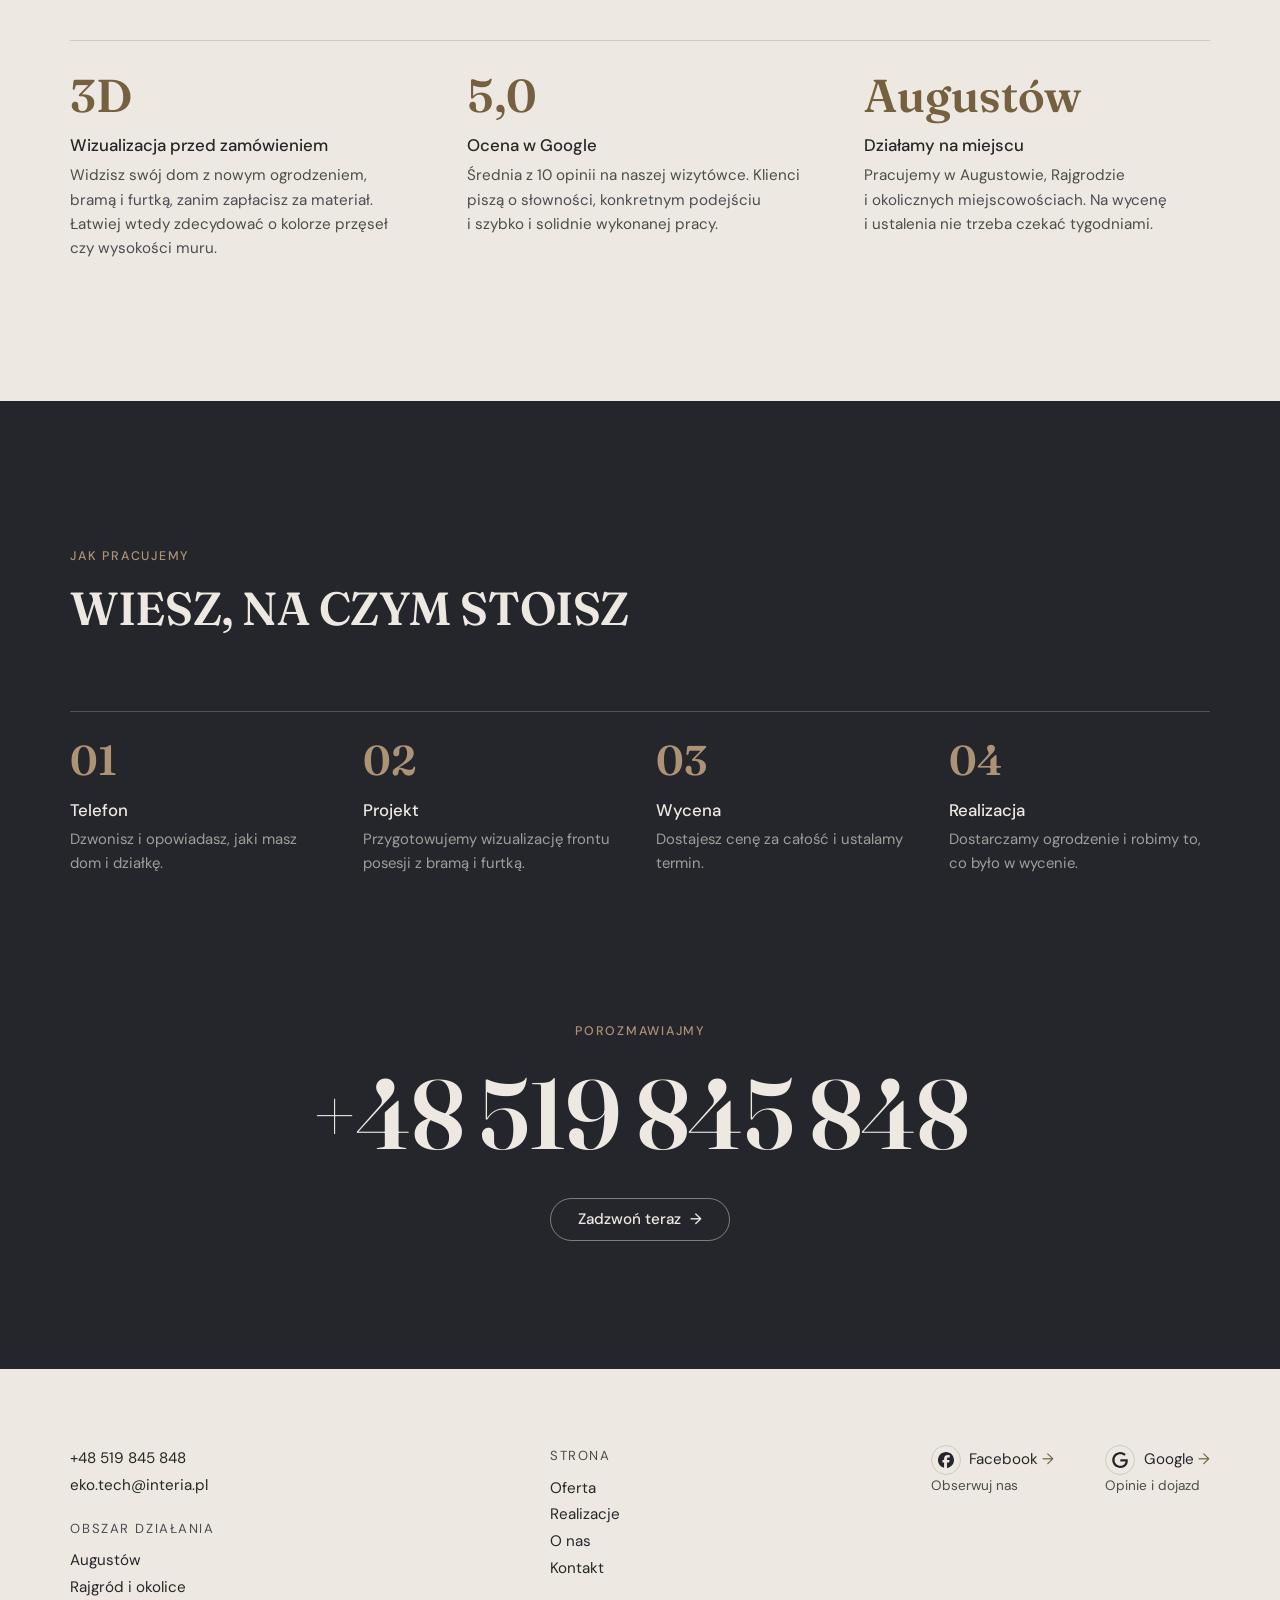
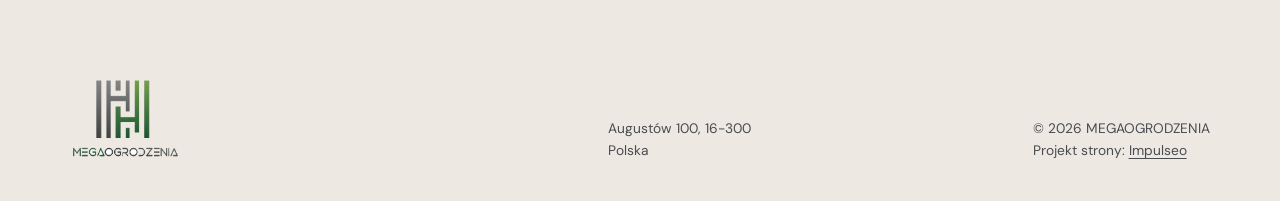
<file: o-nas.html>
<!DOCTYPE html>
<html lang="pl">
<head>
<meta charset="UTF-8">
<meta name="viewport" content="width=device-width, initial-scale=1.0">
<title>O nas - MEGAOGRODZENIA</title>
<meta name="description" content="MEGAOGRODZENIA - projektujemy i dostarczamy nowoczesne ogrodzenia, bramy i furtki. Najpierw wizualizacja frontu posesji, potem realizacja. Augustów, Rajgród i okolice. Zadzwoń.">
<link rel="canonical" href="https://kris20032.github.io/megaogrodzenia/o-nas.html">
<meta name="robots" content="noindex, nofollow">
<meta property="og:type" content="website">
<meta property="og:locale" content="pl_PL">
<meta property="og:site_name" content="MEGAOGRODZENIA">
<meta property="og:title" content="O nas - MEGAOGRODZENIA">
<meta property="og:description" content="MEGAOGRODZENIA - projektujemy i dostarczamy nowoczesne ogrodzenia, bramy i furtki. Najpierw wizualizacja frontu posesji, potem realizacja. Augustów, Rajgród i okolice. Zadzwoń.">
<meta property="og:url" content="https://kris20032.github.io/megaogrodzenia/o-nas.html">
<meta property="og:image" content="https://kris20032.github.io/megaogrodzenia/img/og.jpg">
<meta property="og:image:width" content="1200">
<meta property="og:image:height" content="630">
<meta name="twitter:card" content="summary_large_image">
<link rel="preconnect" href="https://fonts.googleapis.com">
<link rel="preconnect" href="https://fonts.gstatic.com" crossorigin>
<link href="https://fonts.googleapis.com/css2?family=Fraunces:opsz,wght,SOFT,WONK@9..144,400..600,0,0&family=DM+Sans:opsz,wght@9..40,400;9..40,500;9..40,600&display=swap" rel="stylesheet">
<link rel="stylesheet" href="assets/styles.css?v=20261022">
</head>
<body>

<header class="nav">
  <div class="wrap nav-inner">
    <a class="nav-brand" href="index.html"><img class="brand-logo" src="img/logo.png" alt="MEGAOGRODZENIA" width="349" height="262" decoding="async"></a>
    <button class="nav-toggle" aria-label="Menu" aria-controls="menu"><span></span><span></span><span></span></button>
    <a class="nav-phone" href="tel:+48519845848">+48 519 845 848 <span class="arr">→</span></a>
  </div>
</header>
<nav class="nav-links" id="menu" aria-label="Menu główne">
  <div class="nl-main">
      <a href="index.html">Start</a>
      <a href="oferta.html">Oferta</a>
      <a href="realizacje.html">Realizacje</a>
      <a href="o-nas.html" aria-current="page">O&nbsp;nas</a>
      <a href="kontakt.html">Kontakt</a>
  </div>
  <div class="nl-side">
    <div><p>Telefon</p><a href="tel:+48519845848">+48 519 845 848</a></div>
    <div><p>E-mail</p><a href="mailto:eko.tech@interia.pl">eko.tech@interia.pl</a></div>
    <div><p>Obszar działania</p><span>Augustów, Rajgród i&nbsp;okolice</span></div>
    <div><p>Obserwuj nas</p><a href="https://www.facebook.com/megaogrodzenia1/" target="_blank" rel="noopener">Facebook →</a></div>
  </div>
</nav>

<main>
<section class="hero-kw kw-hero kw-pagehead">
  <div class="kw-art"><img src="img/g3.jpg" alt="Nowoczesny front domu z furtką" width="1600" height="1068" fetchpriority="high" decoding="async"></div>
  <div class="kw-hero-copy">
    <span class="kick">O&nbsp;nas</span>
    <h1 class="kw-h1-long">Poznaj MEGAOGRODZENIA</h1>
    <p>Projektujemy i&nbsp;dostarczamy nowoczesne ogrodzenia.</p>
    <a class="pill" href="tel:+48519845848">Zadzwoń +48 519 845 848 <span class="arr">→</span></a>
  </div>
</section>

<section class="sec">
  <div class="wrap split">
    <div class="split-art reveal"><img src="img/about.jpg" alt="Oświetlona ścieżka przy murze" width="1600" height="2844" decoding="async"></div>
    <div class="split-copy reveal">
      <span class="kick">Kim jesteśmy</span>
      <h2>Projektujemy i&nbsp;dostarczamy ogrodzenia</h2>
      <p class="muted">MEGAOGRODZENIA działa w&nbsp;okolicach Augustowa i&nbsp;Rajgrodu. Zajmujemy się nowoczesnymi ogrodzeniami: od pierwszego rysunku frontu posesji po dostawę na działkę.</p>
      <p class="muted">Klienci w&nbsp;opiniach Google piszą o&nbsp;konkretnym podejściu, słowności i&nbsp;szybkiej, solidnej pracy. Na tym chcemy budować każde kolejne zlecenie.</p>
    </div>
  </div>
</section>
<section class="sec" style="padding-top:0">
  <div class="wrap">
    <ul class="kw-facts">
      <li class="reveal"><span class="n">3D</span><h3>Wizualizacja przed zamówieniem</h3><p>Widzisz swój dom z&nbsp;nowym ogrodzeniem, bramą i&nbsp;furtką, zanim zapłacisz za materiał. Łatwiej wtedy zdecydować o&nbsp;kolorze przęseł czy wysokości muru.</p></li>
      <li class="reveal"><span class="n">5,0</span><h3>Ocena w&nbsp;Google</h3><p>Średnia z&nbsp;10 opinii na naszej wizytówce. Klienci piszą o&nbsp;słowności, konkretnym podejściu i&nbsp;szybko i&nbsp;solidnie wykonanej pracy.</p></li>
      <li class="reveal"><span class="n">Augustów</span><h3>Działamy na miejscu</h3><p>Pracujemy w&nbsp;Augustowie, Rajgrodzie i&nbsp;okolicznych miejscowościach. Na wycenę i&nbsp;ustalenia nie trzeba czekać tygodniami.</p></li>
    </ul>
  </div>
</section>
<section class="dark sec">
  <div class="wrap">
    <div class="reveal"><span class="kick">Jak pracujemy</span><h2 class="kw-h2">Wiesz, na czym stoisz</h2></div>
    <ol class="kw-steps">
      <li class="reveal"><span class="n">01</span><h3>Telefon</h3><p>Dzwonisz i&nbsp;opowiadasz, jaki masz dom i&nbsp;działkę.</p></li>
      <li class="reveal"><span class="n">02</span><h3>Projekt</h3><p>Przygotowujemy wizualizację frontu posesji z&nbsp;bramą i&nbsp;furtką.</p></li>
      <li class="reveal"><span class="n">03</span><h3>Wycena</h3><p>Dostajesz cenę za całość i&nbsp;ustalamy termin.</p></li>
      <li class="reveal"><span class="n">04</span><h3>Realizacja</h3><p>Dostarczamy ogrodzenie i&nbsp;robimy to, co było w&nbsp;wycenie.</p></li>
    </ol>
  </div>
</section>
<section class="dark kw-call">
  <div class="wrap reveal">
    <span class="kick">Porozmawiajmy</span>
    <a class="big" href="tel:+48519845848">+48 519 845 848</a>
    <a class="pill" href="tel:+48519845848">Zadzwoń teraz <span class="arr">→</span></a>
  </div>
</section>
</main>

<footer class="kw-foot">
  <div class="wrap">
    <div class="kf-top">
      <div class="kf-list">
        <a href="tel:+48519845848">+48 519 845 848</a>
        <a href="mailto:eko.tech@interia.pl">eko.tech@interia.pl</a>
        <span class="h" style="margin-top:1.2rem">Obszar działania</span>
        <span>Augustów</span>
        <span>Rajgród i&nbsp;okolice</span>
      </div>
      <div class="kf-list">
        <span class="h">Strona</span>
        <a href="oferta.html">Oferta</a>
        <a href="realizacje.html">Realizacje</a>
        <a href="o-nas.html">O&nbsp;nas</a>
        <a href="kontakt.html">Kontakt</a>
      </div>
      <div class="kf-soc"><a href="https://www.facebook.com/megaogrodzenia1/" target="_blank" rel="noopener"><span class="soc" aria-hidden="true"><svg viewBox="0 0 24 24" width="16" height="16" focusable="false"><path d="M9.101 23.691v-7.98H6.627v-3.667h2.474v-1.58c0-4.085 1.848-5.978 5.858-5.978.401 0 .955.042 1.468.103a8.68 8.68 0 0 1 1.141.195v3.325a8.623 8.623 0 0 0-.653-.036 26.805 26.805 0 0 0-.733-.009c-.707 0-1.259.096-1.675.309a1.686 1.686 0 0 0-.679.622c-.258.42-.374.995-.374 1.752v1.297h3.919l-.386 2.103-.287 1.564h-3.246v8.245C19.396 23.238 24 18.179 24 12.044c0-6.627-5.373-12-12-12s-12 5.373-12 12c0 5.628 3.874 10.35 9.101 11.647Z" fill="currentColor"/></svg></span>Facebook <span class="arr">→</span></a><small>Obserwuj nas</small></div>
      <div class="kf-soc"><a href="https://maps.google.com/?cid=2182319822488130662&amp;g_mp=Cidnb29nbGUubWFwcy5wbGFjZXMudjEuUGxhY2VzLlNlYXJjaFRleHQQAhgEIAA" target="_blank" rel="noopener"><span class="soc" aria-hidden="true"><svg viewBox="0 0 24 24" width="16" height="16" focusable="false"><path d="M12.48 10.92v3.28h7.84c-.24 1.84-.853 3.187-1.787 4.133-1.147 1.147-2.933 2.4-6.053 2.4-4.827 0-8.6-3.893-8.6-8.72s3.773-8.72 8.6-8.72c2.6 0 4.507 1.027 5.907 2.347l2.307-2.307C18.747 1.44 16.133 0 12.48 0 5.867 0 .307 5.387.307 12s5.56 12 12.173 12c3.573 0 6.267-1.173 8.373-3.36 2.16-2.16 2.84-5.213 2.84-7.667 0-.76-.053-1.467-.173-2.053H12.48z" fill="currentColor"/></svg></span>Google <span class="arr">→</span></a><small>Opinie i&nbsp;dojazd</small></div>
    </div>
    <div class="kf-bot">
      <div><img src="img/logo.png" alt="MEGAOGRODZENIA" width="349" height="262" loading="lazy" decoding="async"></div>
      <div>Augustów 100, 16-300<br>Polska</div>
      <div>© 2026 MEGAOGRODZENIA<br>Projekt strony: <a class="foot-credit" href="https://impulseo.pl" target="_blank" rel="noopener">Impulseo</a></div>
    </div>
  </div>
</footer>
<div class="sticky-call"><a class="sc-call" href="tel:+48519845848">Zadzwoń</a><a class="sc-quote" href="kontakt.html">Wycena</a></div>
<div class="demo-wazne" data-do="2026-10-28" data-cykl="3" hidden><svg class="dw-ico" width="13" height="13" viewBox="0 0 24 24" fill="none" aria-hidden="true"><circle cx="12" cy="12" r="8.6" stroke="currentColor" stroke-width="1.8"/><path d="M12 7.2V12l3.3 2" stroke="currentColor" stroke-width="1.8" stroke-linecap="round"/></svg><span class="dw-txt"></span></div>

<script src="assets/main.js?v=20261022"></script>
<script src="assets/kw.js?v=20261022"></script>
</body>
</html>
</file>
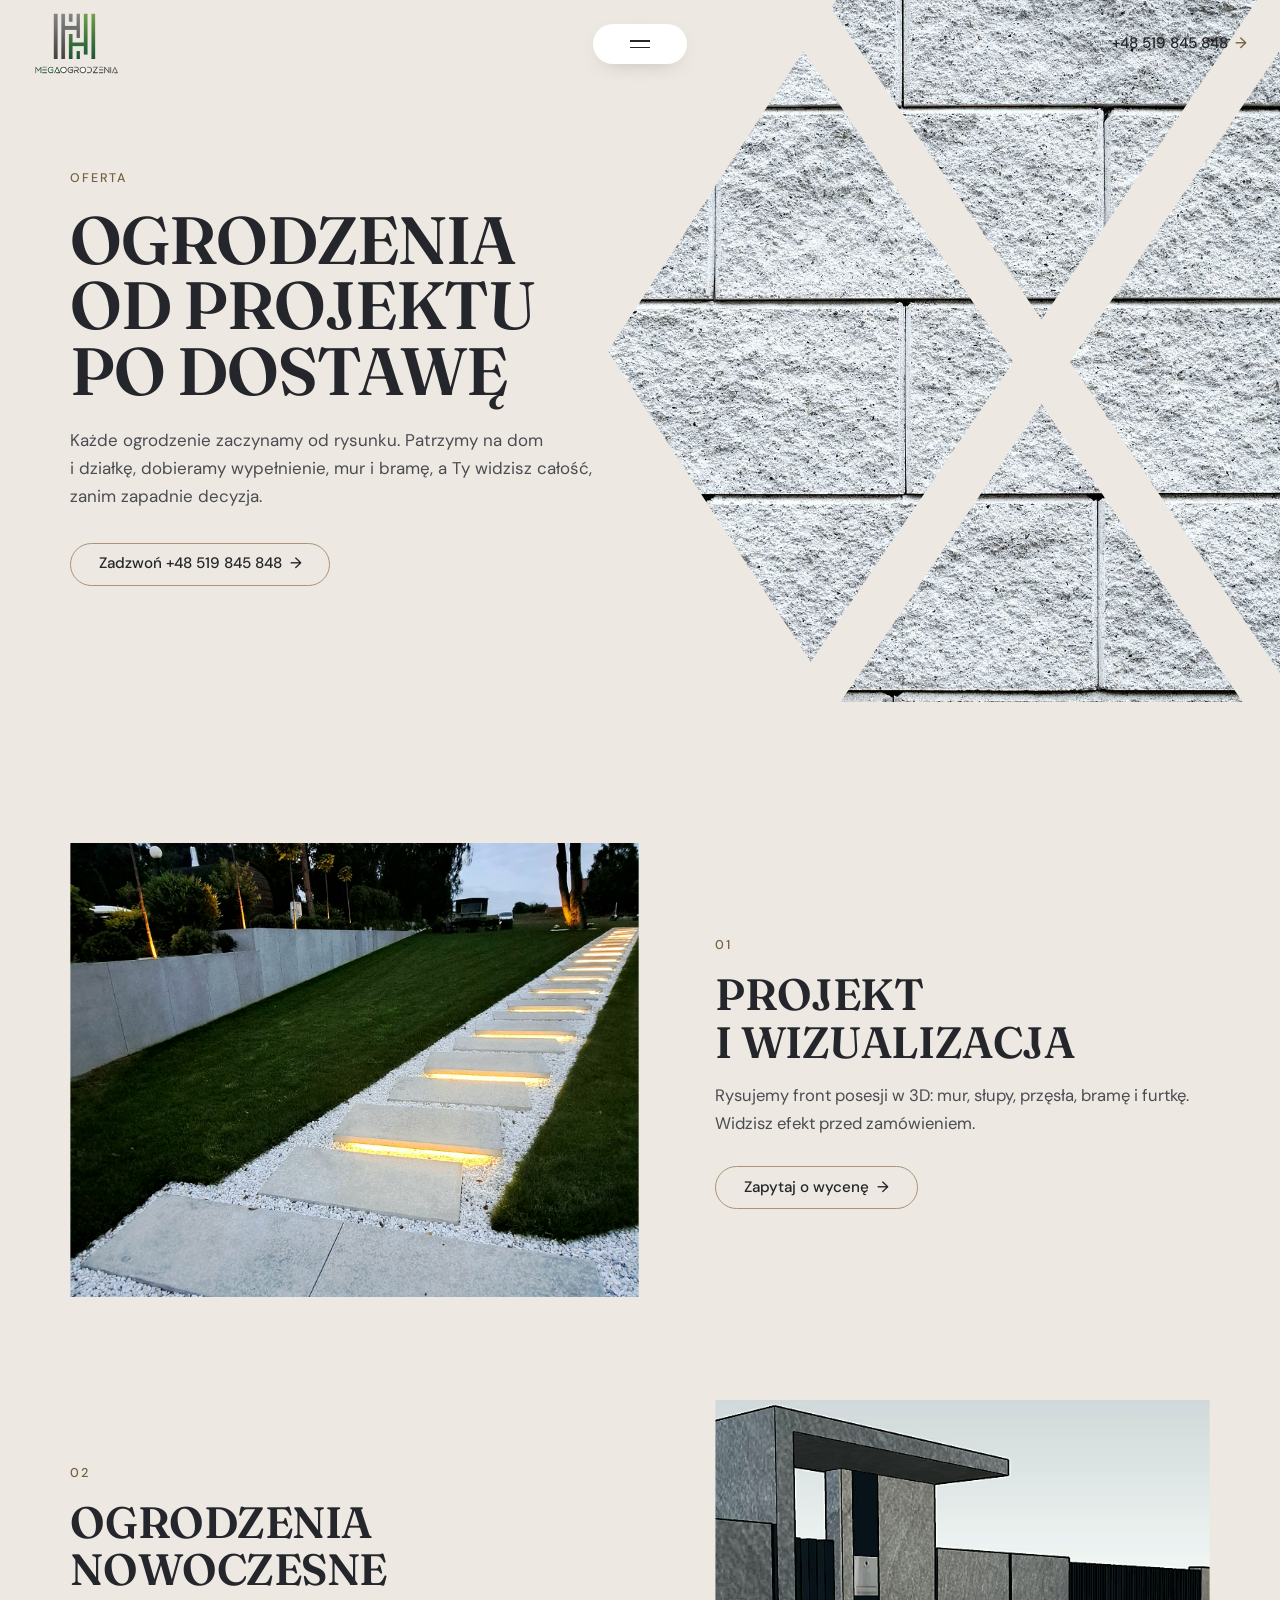
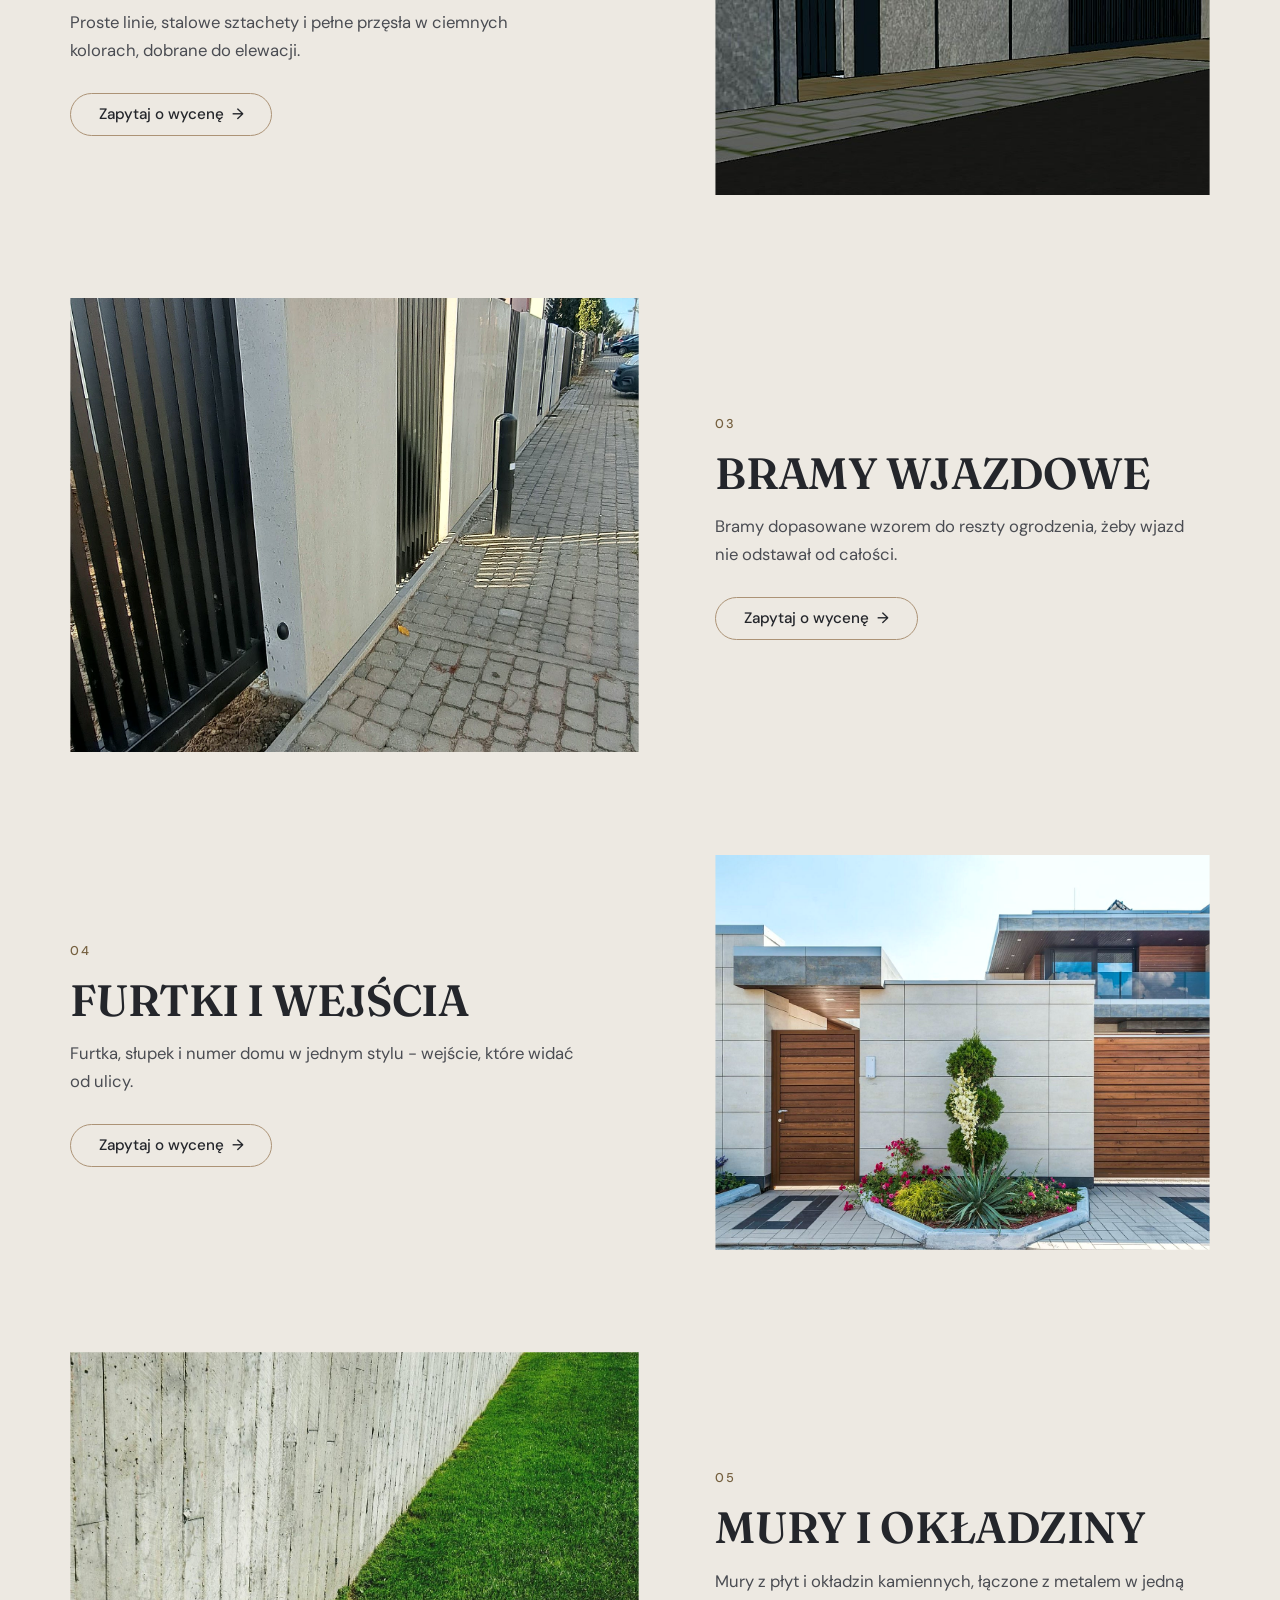
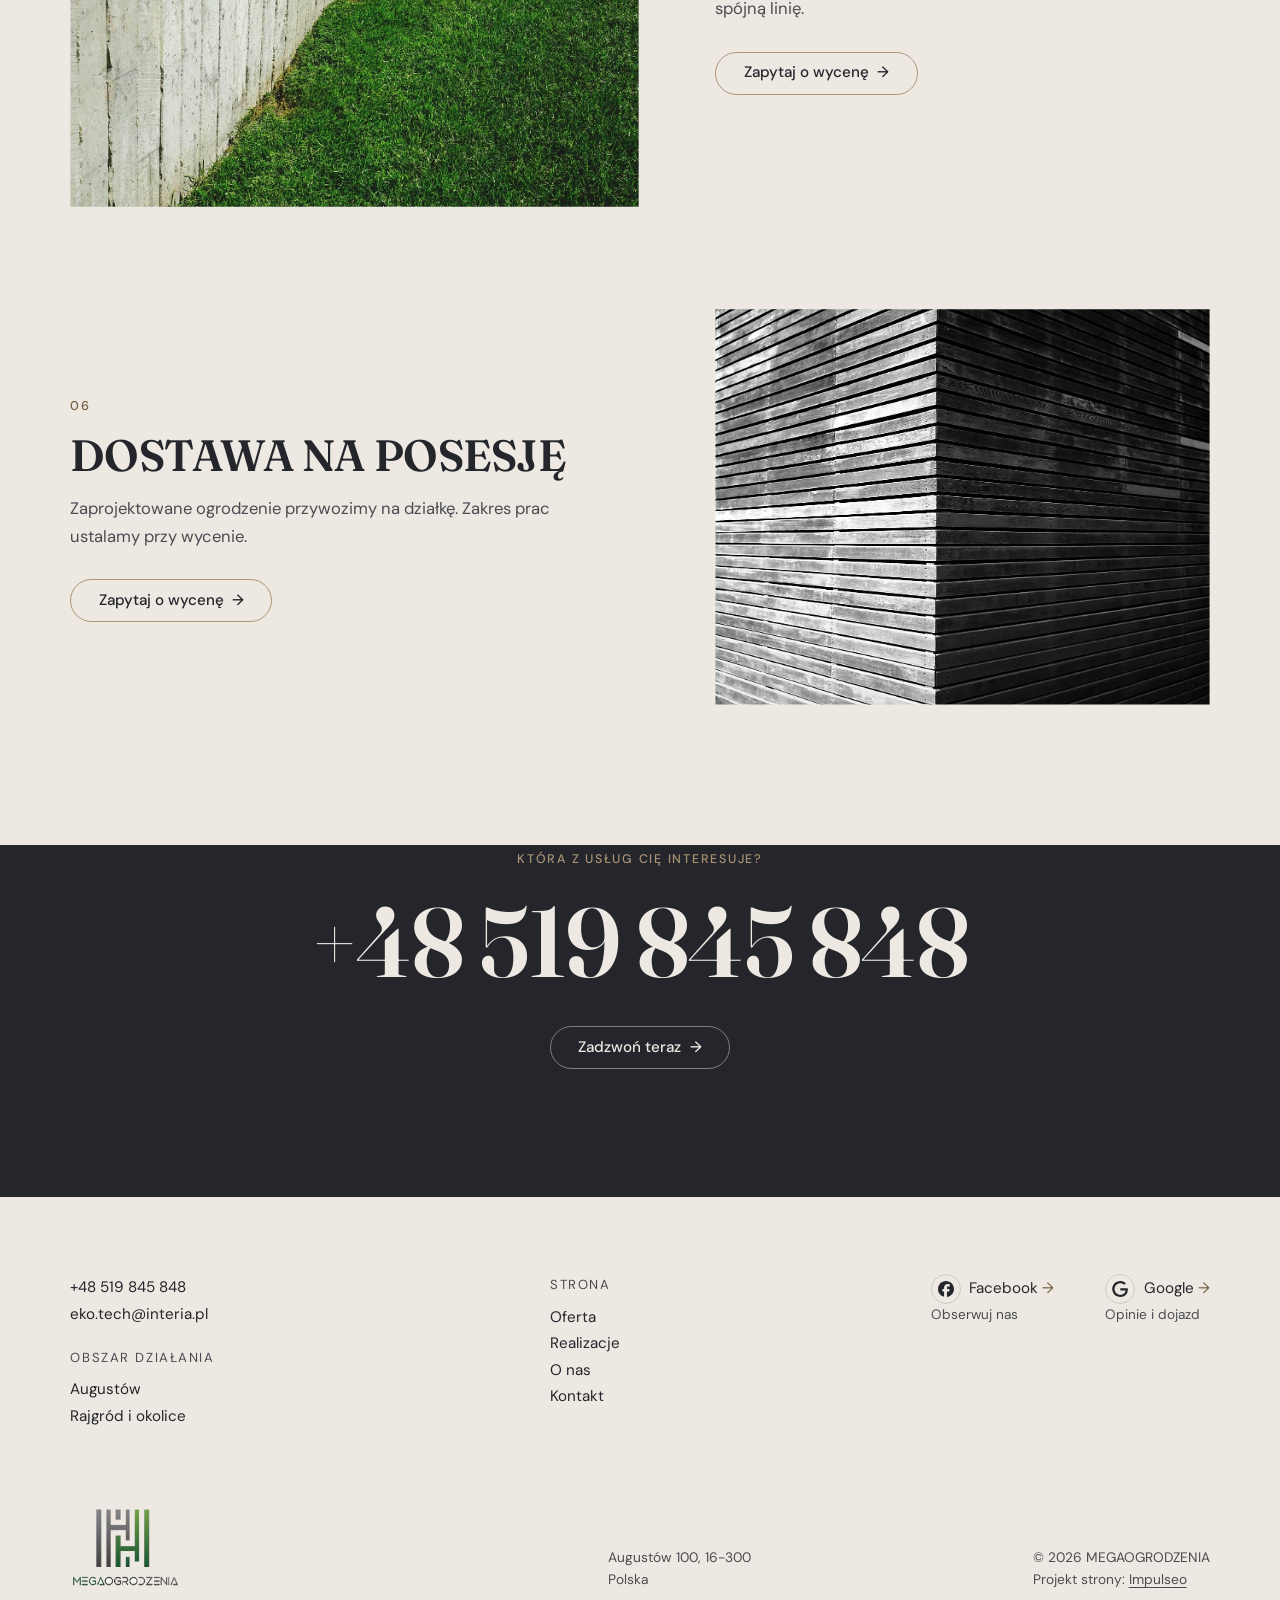
<file: oferta.html>
<!DOCTYPE html>
<html lang="pl">
<head>
<meta charset="UTF-8">
<meta name="viewport" content="width=device-width, initial-scale=1.0">
<title>Oferta - MEGAOGRODZENIA</title>
<meta name="description" content="MEGAOGRODZENIA - projektujemy i dostarczamy nowoczesne ogrodzenia, bramy i furtki. Najpierw wizualizacja frontu posesji, potem realizacja. Augustów, Rajgród i okolice. Zadzwoń.">
<link rel="canonical" href="https://kris20032.github.io/megaogrodzenia/oferta.html">
<meta name="robots" content="noindex, nofollow">
<meta property="og:type" content="website">
<meta property="og:locale" content="pl_PL">
<meta property="og:site_name" content="MEGAOGRODZENIA">
<meta property="og:title" content="Oferta - MEGAOGRODZENIA">
<meta property="og:description" content="MEGAOGRODZENIA - projektujemy i dostarczamy nowoczesne ogrodzenia, bramy i furtki. Najpierw wizualizacja frontu posesji, potem realizacja. Augustów, Rajgród i okolice. Zadzwoń.">
<meta property="og:url" content="https://kris20032.github.io/megaogrodzenia/oferta.html">
<meta property="og:image" content="https://kris20032.github.io/megaogrodzenia/img/og.jpg">
<meta property="og:image:width" content="1200">
<meta property="og:image:height" content="630">
<meta name="twitter:card" content="summary_large_image">
<link rel="preconnect" href="https://fonts.googleapis.com">
<link rel="preconnect" href="https://fonts.gstatic.com" crossorigin>
<link href="https://fonts.googleapis.com/css2?family=Fraunces:opsz,wght,SOFT,WONK@9..144,400..600,0,0&family=DM+Sans:opsz,wght@9..40,400;9..40,500;9..40,600&display=swap" rel="stylesheet">
<link rel="stylesheet" href="assets/styles.css?v=20261022">
</head>
<body>

<header class="nav">
  <div class="wrap nav-inner">
    <a class="nav-brand" href="index.html"><img class="brand-logo" src="img/logo.png" alt="MEGAOGRODZENIA" width="349" height="262" decoding="async"></a>
    <button class="nav-toggle" aria-label="Menu" aria-controls="menu"><span></span><span></span><span></span></button>
    <a class="nav-phone" href="tel:+48519845848">+48 519 845 848 <span class="arr">→</span></a>
  </div>
</header>
<nav class="nav-links" id="menu" aria-label="Menu główne">
  <div class="nl-main">
      <a href="index.html">Start</a>
      <a href="oferta.html" aria-current="page">Oferta</a>
      <a href="realizacje.html">Realizacje</a>
      <a href="o-nas.html">O&nbsp;nas</a>
      <a href="kontakt.html">Kontakt</a>
  </div>
  <div class="nl-side">
    <div><p>Telefon</p><a href="tel:+48519845848">+48 519 845 848</a></div>
    <div><p>E-mail</p><a href="mailto:eko.tech@interia.pl">eko.tech@interia.pl</a></div>
    <div><p>Obszar działania</p><span>Augustów, Rajgród i&nbsp;okolice</span></div>
    <div><p>Obserwuj nas</p><a href="https://www.facebook.com/megaogrodzenia1/" target="_blank" rel="noopener">Facebook →</a></div>
  </div>
</nav>

<main>
<section class="hero-kw kw-hero kw-pagehead">
  <div class="kw-art"><img src="img/g6.jpg" alt="Mur z bloczków kamiennych" width="1600" height="1200" fetchpriority="high" decoding="async"></div>
  <div class="kw-hero-copy">
    <span class="kick">Oferta</span>
    <h1>Ogrodzenia od projektu po dostawę</h1>
    <p>Każde ogrodzenie zaczynamy od rysunku. Patrzymy na dom i&nbsp;działkę, dobieramy wypełnienie, mur i&nbsp;bramę, a&nbsp;Ty widzisz całość, zanim zapadnie decyzja.</p>
    <a class="pill" href="tel:+48519845848">Zadzwoń +48 519 845 848 <span class="arr">→</span></a>
  </div>
</section>

<section class="sec">
  <div class="wrap kw-rows">
    <div class="svc-row reveal">
      <div class="svc-row-art"><img src="img/about.jpg" alt="Projekt i wizualizacja" width="1600" height="2844" decoding="async"></div>
      <div><span class="num">01</span><h3>Projekt i&nbsp;wizualizacja</h3><p class="muted">Rysujemy front posesji w&nbsp;3D: mur, słupy, przęsła, bramę i&nbsp;furtkę. Widzisz efekt przed zamówieniem.</p><a class="pill" href="kontakt.html">Zapytaj o&nbsp;wycenę <span class="arr">→</span></a></div>
    </div>
    <div class="svc-row rev reveal">
      <div class="svc-row-art"><img src="img/g1.jpg" alt="Ogrodzenia nowoczesne" width="1121" height="513" decoding="async"></div>
      <div><span class="num">02</span><h3>Ogrodzenia nowoczesne</h3><p class="muted">Proste linie, stalowe sztachety i&nbsp;pełne przęsła w&nbsp;ciemnych kolorach, dobrane do elewacji.</p><a class="pill" href="kontakt.html">Zapytaj o&nbsp;wycenę <span class="arr">→</span></a></div>
    </div>
    <div class="svc-row reveal">
      <div class="svc-row-art"><img src="img/g2.jpg" alt="Bramy wjazdowe" width="1600" height="3556" decoding="async"></div>
      <div><span class="num">03</span><h3>Bramy wjazdowe</h3><p class="muted">Bramy dopasowane wzorem do reszty ogrodzenia, żeby wjazd nie odstawał od całości.</p><a class="pill" href="kontakt.html">Zapytaj o&nbsp;wycenę <span class="arr">→</span></a></div>
    </div>
    <div class="svc-row rev reveal">
      <div class="svc-row-art"><img src="img/g3.jpg" alt="Furtki i wejścia" width="1600" height="1068" decoding="async"></div>
      <div><span class="num">04</span><h3>Furtki i&nbsp;wejścia</h3><p class="muted">Furtka, słupek i&nbsp;numer domu w&nbsp;jednym stylu - wejście, które widać od ulicy.</p><a class="pill" href="kontakt.html">Zapytaj o&nbsp;wycenę <span class="arr">→</span></a></div>
    </div>
    <div class="svc-row reveal">
      <div class="svc-row-art"><img src="img/g4.jpg" alt="Mury i okładziny" width="1600" height="1066" decoding="async"></div>
      <div><span class="num">05</span><h3>Mury i&nbsp;okładziny</h3><p class="muted">Mury z&nbsp;płyt i&nbsp;okładzin kamiennych, łączone z&nbsp;metalem w&nbsp;jedną spójną linię.</p><a class="pill" href="kontakt.html">Zapytaj o&nbsp;wycenę <span class="arr">→</span></a></div>
    </div>
    <div class="svc-row rev reveal">
      <div class="svc-row-art"><img src="img/g5.jpg" alt="Dostawa na posesję" width="1600" height="1065" decoding="async"></div>
      <div><span class="num">06</span><h3>Dostawa na posesję</h3><p class="muted">Zaprojektowane ogrodzenie przywozimy na działkę. Zakres prac ustalamy przy wycenie.</p><a class="pill" href="kontakt.html">Zapytaj o&nbsp;wycenę <span class="arr">→</span></a></div>
    </div>
  </div>
</section>
<section class="dark kw-call">
  <div class="wrap reveal">
    <span class="kick">Która z&nbsp;usług Cię interesuje?</span>
    <a class="big" href="tel:+48519845848">+48 519 845 848</a>
    <a class="pill" href="tel:+48519845848">Zadzwoń teraz <span class="arr">→</span></a>
  </div>
</section>
</main>

<footer class="kw-foot">
  <div class="wrap">
    <div class="kf-top">
      <div class="kf-list">
        <a href="tel:+48519845848">+48 519 845 848</a>
        <a href="mailto:eko.tech@interia.pl">eko.tech@interia.pl</a>
        <span class="h" style="margin-top:1.2rem">Obszar działania</span>
        <span>Augustów</span>
        <span>Rajgród i&nbsp;okolice</span>
      </div>
      <div class="kf-list">
        <span class="h">Strona</span>
        <a href="oferta.html">Oferta</a>
        <a href="realizacje.html">Realizacje</a>
        <a href="o-nas.html">O&nbsp;nas</a>
        <a href="kontakt.html">Kontakt</a>
      </div>
      <div class="kf-soc"><a href="https://www.facebook.com/megaogrodzenia1/" target="_blank" rel="noopener"><span class="soc" aria-hidden="true"><svg viewBox="0 0 24 24" width="16" height="16" focusable="false"><path d="M9.101 23.691v-7.98H6.627v-3.667h2.474v-1.58c0-4.085 1.848-5.978 5.858-5.978.401 0 .955.042 1.468.103a8.68 8.68 0 0 1 1.141.195v3.325a8.623 8.623 0 0 0-.653-.036 26.805 26.805 0 0 0-.733-.009c-.707 0-1.259.096-1.675.309a1.686 1.686 0 0 0-.679.622c-.258.42-.374.995-.374 1.752v1.297h3.919l-.386 2.103-.287 1.564h-3.246v8.245C19.396 23.238 24 18.179 24 12.044c0-6.627-5.373-12-12-12s-12 5.373-12 12c0 5.628 3.874 10.35 9.101 11.647Z" fill="currentColor"/></svg></span>Facebook <span class="arr">→</span></a><small>Obserwuj nas</small></div>
      <div class="kf-soc"><a href="https://maps.google.com/?cid=2182319822488130662&amp;g_mp=Cidnb29nbGUubWFwcy5wbGFjZXMudjEuUGxhY2VzLlNlYXJjaFRleHQQAhgEIAA" target="_blank" rel="noopener"><span class="soc" aria-hidden="true"><svg viewBox="0 0 24 24" width="16" height="16" focusable="false"><path d="M12.48 10.92v3.28h7.84c-.24 1.84-.853 3.187-1.787 4.133-1.147 1.147-2.933 2.4-6.053 2.4-4.827 0-8.6-3.893-8.6-8.72s3.773-8.72 8.6-8.72c2.6 0 4.507 1.027 5.907 2.347l2.307-2.307C18.747 1.44 16.133 0 12.48 0 5.867 0 .307 5.387.307 12s5.56 12 12.173 12c3.573 0 6.267-1.173 8.373-3.36 2.16-2.16 2.84-5.213 2.84-7.667 0-.76-.053-1.467-.173-2.053H12.48z" fill="currentColor"/></svg></span>Google <span class="arr">→</span></a><small>Opinie i&nbsp;dojazd</small></div>
    </div>
    <div class="kf-bot">
      <div><img src="img/logo.png" alt="MEGAOGRODZENIA" width="349" height="262" loading="lazy" decoding="async"></div>
      <div>Augustów 100, 16-300<br>Polska</div>
      <div>© 2026 MEGAOGRODZENIA<br>Projekt strony: <a class="foot-credit" href="https://impulseo.pl" target="_blank" rel="noopener">Impulseo</a></div>
    </div>
  </div>
</footer>
<div class="sticky-call"><a class="sc-call" href="tel:+48519845848">Zadzwoń</a><a class="sc-quote" href="kontakt.html">Wycena</a></div>
<div class="demo-wazne" data-do="2026-10-28" data-cykl="3" hidden><svg class="dw-ico" width="13" height="13" viewBox="0 0 24 24" fill="none" aria-hidden="true"><circle cx="12" cy="12" r="8.6" stroke="currentColor" stroke-width="1.8"/><path d="M12 7.2V12l3.3 2" stroke="currentColor" stroke-width="1.8" stroke-linecap="round"/></svg><span class="dw-txt"></span></div>

<script src="assets/main.js?v=20261022"></script>
<script src="assets/kw.js?v=20261022"></script>
</body>
</html>
</file>
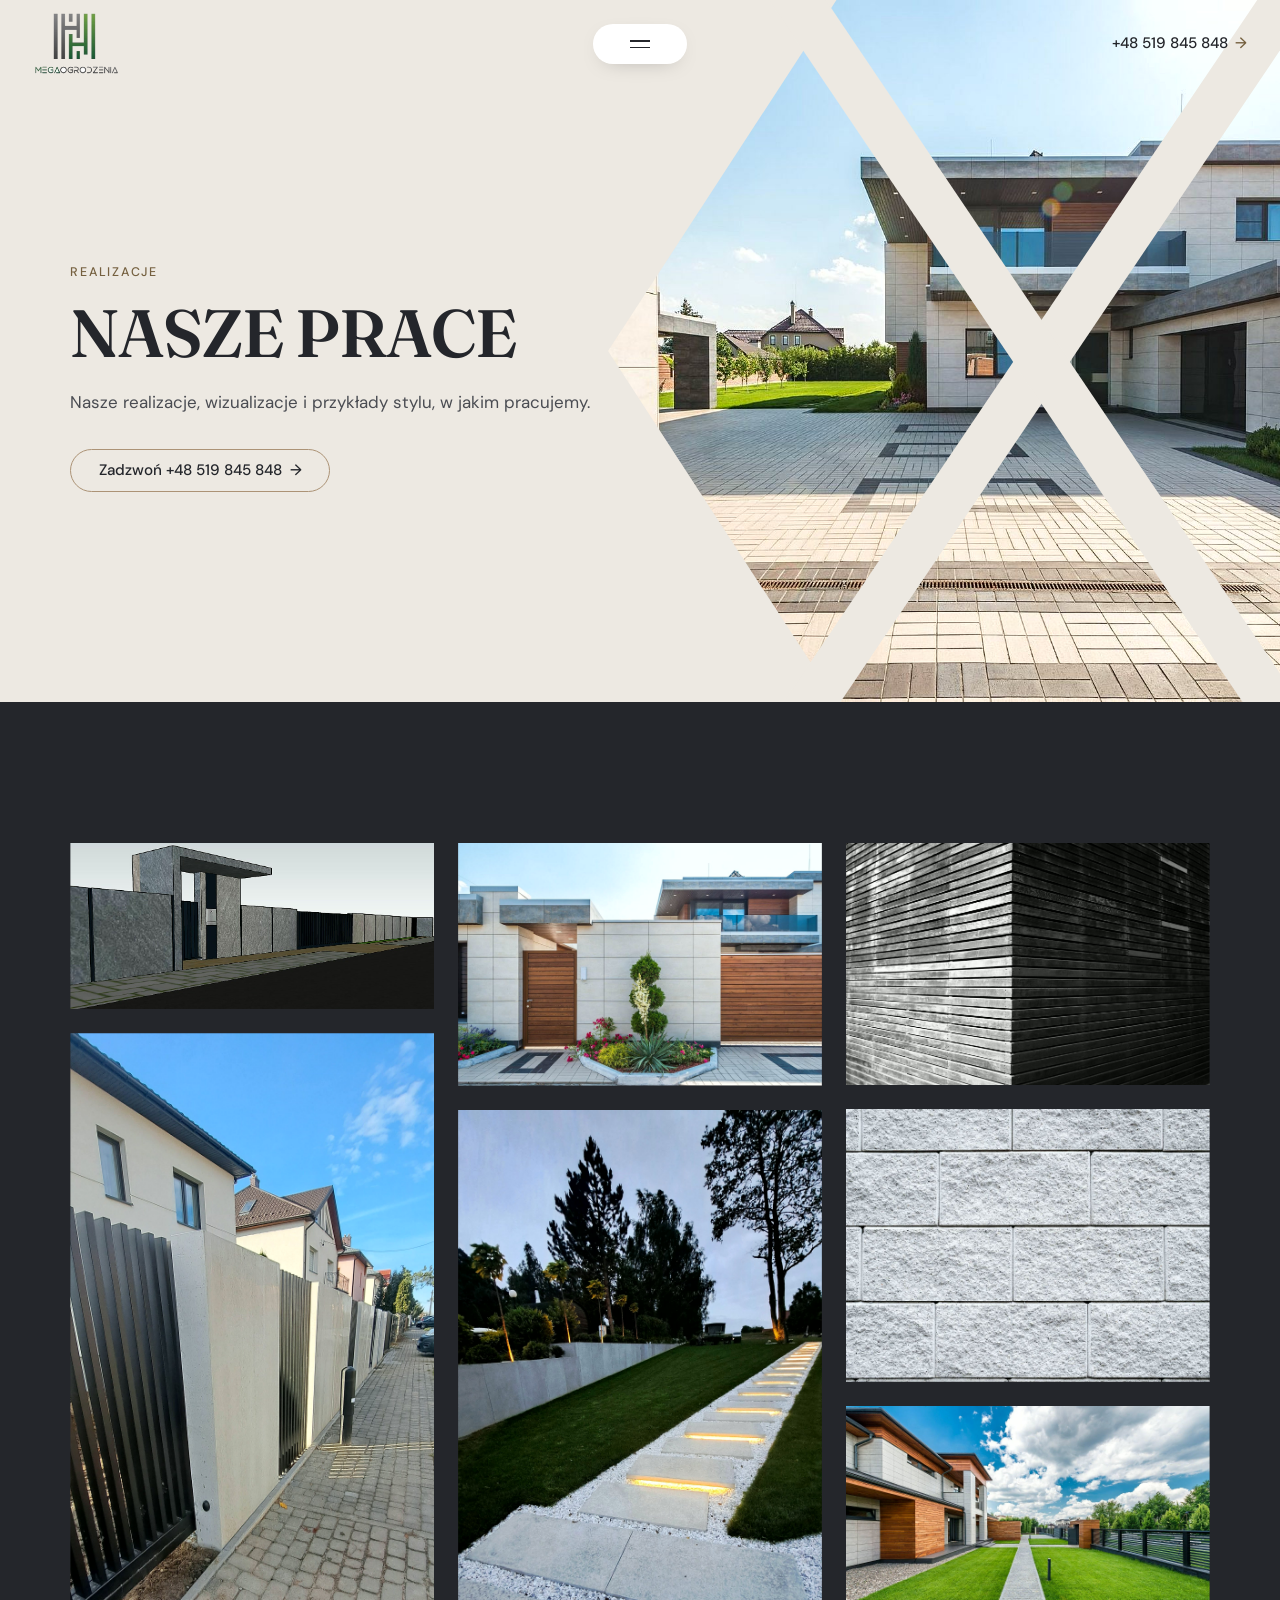
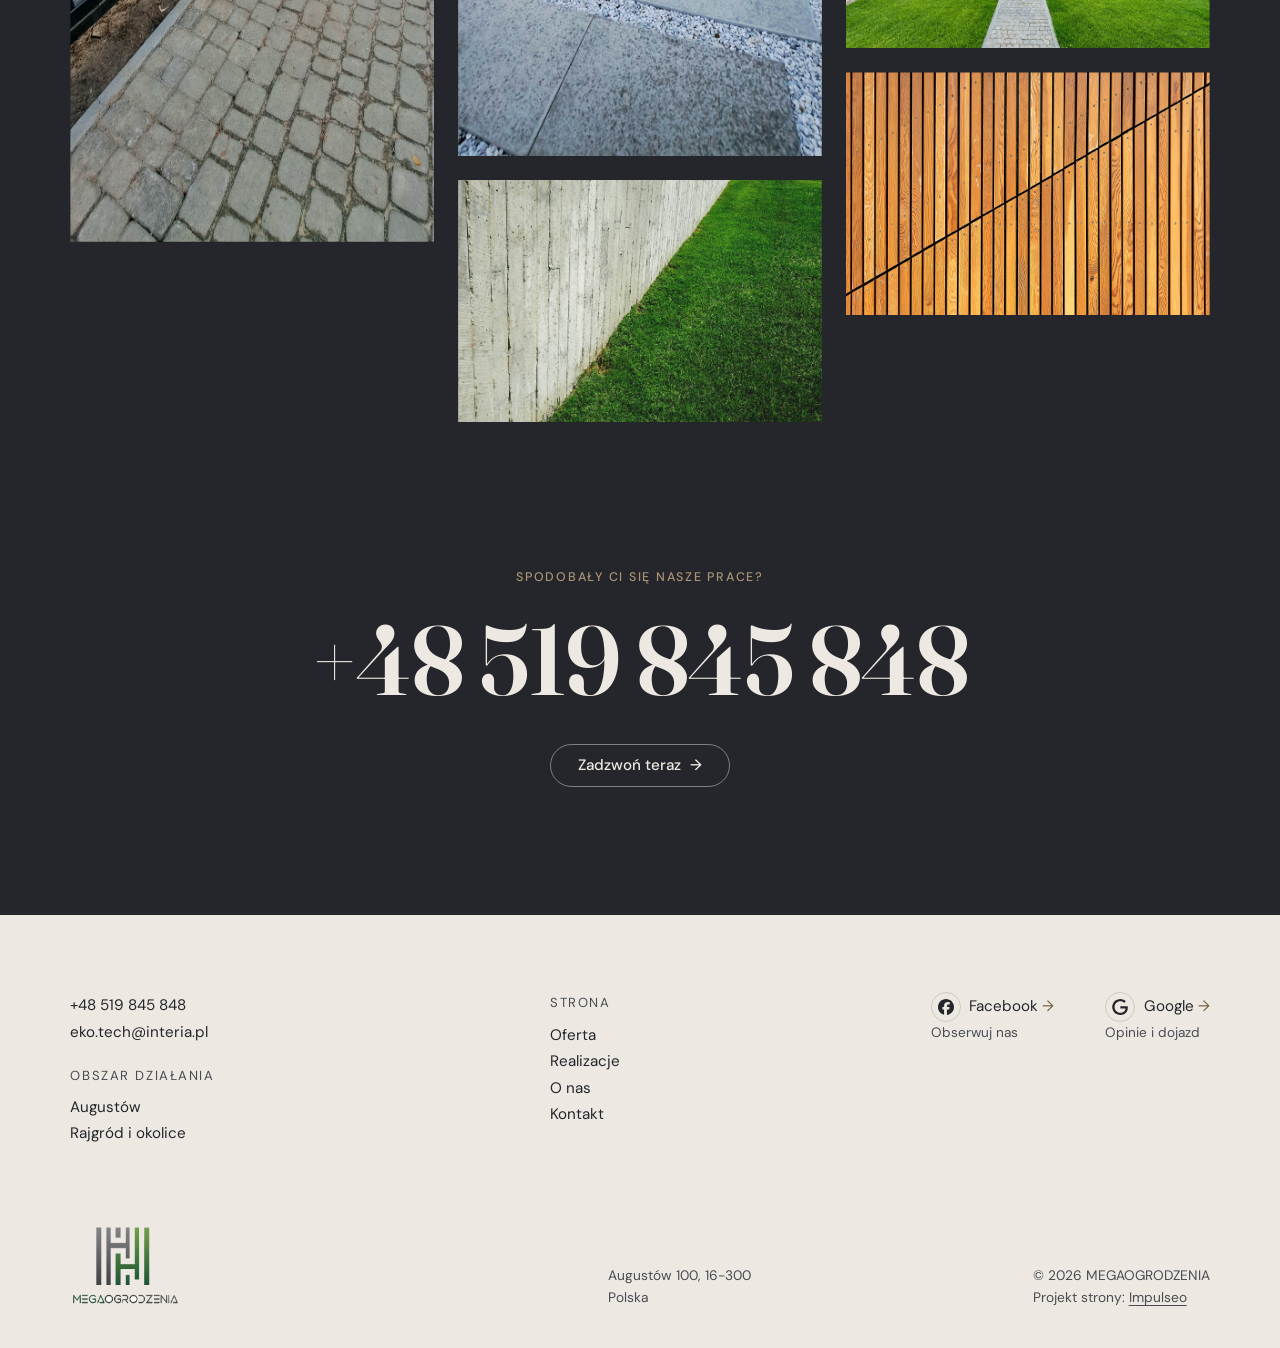
<file: realizacje.html>
<!DOCTYPE html>
<html lang="pl">
<head>
<meta charset="UTF-8">
<meta name="viewport" content="width=device-width, initial-scale=1.0">
<title>Realizacje - MEGAOGRODZENIA</title>
<meta name="description" content="Realizacje MEGAOGRODZENIA: Wizualizacja frontu posesji, Stalowe sztachety przy murze, Wejście z okładziną i drewnem, Mur od strony ogrodu, Ciemne sztachety poziome">
<link rel="canonical" href="https://kris20032.github.io/megaogrodzenia/realizacje.html">
<meta name="robots" content="noindex, nofollow">
<meta property="og:type" content="website">
<meta property="og:locale" content="pl_PL">
<meta property="og:site_name" content="MEGAOGRODZENIA">
<meta property="og:title" content="Realizacje - MEGAOGRODZENIA">
<meta property="og:description" content="Realizacje MEGAOGRODZENIA: Wizualizacja frontu posesji, Stalowe sztachety przy murze, Wejście z okładziną i drewnem, Mur od strony ogrodu, Ciemne sztachety poziome">
<meta property="og:url" content="https://kris20032.github.io/megaogrodzenia/realizacje.html">
<meta property="og:image" content="https://kris20032.github.io/megaogrodzenia/img/og.jpg">
<meta property="og:image:width" content="1200">
<meta property="og:image:height" content="630">
<meta name="twitter:card" content="summary_large_image">
<link rel="preconnect" href="https://fonts.googleapis.com">
<link rel="preconnect" href="https://fonts.gstatic.com" crossorigin>
<link href="https://fonts.googleapis.com/css2?family=Fraunces:opsz,wght,SOFT,WONK@9..144,400..600,0,0&family=DM+Sans:opsz,wght@9..40,400;9..40,500;9..40,600&display=swap" rel="stylesheet">
<link rel="stylesheet" href="assets/styles.css?v=20261022">
</head>
<body>

<header class="nav">
  <div class="wrap nav-inner">
    <a class="nav-brand" href="index.html"><img class="brand-logo" src="img/logo.png" alt="MEGAOGRODZENIA" width="349" height="262" decoding="async"></a>
    <button class="nav-toggle" aria-label="Menu" aria-controls="menu"><span></span><span></span><span></span></button>
    <a class="nav-phone" href="tel:+48519845848">+48 519 845 848 <span class="arr">→</span></a>
  </div>
</header>
<nav class="nav-links" id="menu" aria-label="Menu główne">
  <div class="nl-main">
      <a href="index.html">Start</a>
      <a href="oferta.html">Oferta</a>
      <a href="realizacje.html" aria-current="page">Realizacje</a>
      <a href="o-nas.html">O&nbsp;nas</a>
      <a href="kontakt.html">Kontakt</a>
  </div>
  <div class="nl-side">
    <div><p>Telefon</p><a href="tel:+48519845848">+48 519 845 848</a></div>
    <div><p>E-mail</p><a href="mailto:eko.tech@interia.pl">eko.tech@interia.pl</a></div>
    <div><p>Obszar działania</p><span>Augustów, Rajgród i&nbsp;okolice</span></div>
    <div><p>Obserwuj nas</p><a href="https://www.facebook.com/megaogrodzenia1/" target="_blank" rel="noopener">Facebook →</a></div>
  </div>
</nav>

<main>
<section class="hero-kw kw-hero kw-pagehead">
  <div class="kw-art"><img src="img/g7.jpg" alt="Wjazd na posesję" width="1600" height="1068" fetchpriority="high" decoding="async"></div>
  <div class="kw-hero-copy">
    <span class="kick">Realizacje</span>
    <h1>Nasze prace</h1>
    <p>Nasze realizacje, wizualizacje i&nbsp;przykłady stylu, w&nbsp;jakim pracujemy.</p>
    <a class="pill" href="tel:+48519845848">Zadzwoń +48 519 845 848 <span class="arr">→</span></a>
  </div>
</section>

<section class="dark sec">
  <div class="wrap">
    <div class="kw-masonry">
      <div class="tile reveal"><img src="img/g1.jpg" alt="Wizualizacja 3D frontu posesji" width="1121" height="513" decoding="async"></div>
      <div class="tile reveal"><img src="img/g2.jpg" alt="Stalowe sztachety przy murze" width="1600" height="3556" decoding="async"></div>
      <div class="tile reveal"><img src="img/g3.jpg" alt="Wejście na posesję" width="1600" height="1068" decoding="async"></div>
      <div class="tile reveal"><img src="img/about.jpg" alt="Oświetlona ścieżka przy murze" width="1600" height="2844" decoding="async"></div>
      <div class="tile reveal"><img src="img/g4.jpg" alt="Mur betonowy" width="1600" height="1066" decoding="async"></div>
      <div class="tile reveal"><img src="img/g5.jpg" alt="Poziome lamele" width="1600" height="1065" decoding="async"></div>
      <div class="tile reveal"><img src="img/g6.jpg" alt="Okładzina kamienna" width="1600" height="1200" decoding="async"></div>
      <div class="tile reveal"><img src="img/g8.jpg" alt="Front posesji z przęsłami" width="1600" height="1068" decoding="async"></div>
      <div class="tile reveal"><img src="img/g9.jpg" alt="Drewniane wypełnienie" width="1880" height="1255" decoding="async"></div>
    </div>
  </div>
</section>
<section class="dark kw-call">
  <div class="wrap reveal">
    <span class="kick">Spodobały Ci się nasze prace?</span>
    <a class="big" href="tel:+48519845848">+48 519 845 848</a>
    <a class="pill" href="tel:+48519845848">Zadzwoń teraz <span class="arr">→</span></a>
  </div>
</section>
</main>

<footer class="kw-foot">
  <div class="wrap">
    <div class="kf-top">
      <div class="kf-list">
        <a href="tel:+48519845848">+48 519 845 848</a>
        <a href="mailto:eko.tech@interia.pl">eko.tech@interia.pl</a>
        <span class="h" style="margin-top:1.2rem">Obszar działania</span>
        <span>Augustów</span>
        <span>Rajgród i&nbsp;okolice</span>
      </div>
      <div class="kf-list">
        <span class="h">Strona</span>
        <a href="oferta.html">Oferta</a>
        <a href="realizacje.html">Realizacje</a>
        <a href="o-nas.html">O&nbsp;nas</a>
        <a href="kontakt.html">Kontakt</a>
      </div>
      <div class="kf-soc"><a href="https://www.facebook.com/megaogrodzenia1/" target="_blank" rel="noopener"><span class="soc" aria-hidden="true"><svg viewBox="0 0 24 24" width="16" height="16" focusable="false"><path d="M9.101 23.691v-7.98H6.627v-3.667h2.474v-1.58c0-4.085 1.848-5.978 5.858-5.978.401 0 .955.042 1.468.103a8.68 8.68 0 0 1 1.141.195v3.325a8.623 8.623 0 0 0-.653-.036 26.805 26.805 0 0 0-.733-.009c-.707 0-1.259.096-1.675.309a1.686 1.686 0 0 0-.679.622c-.258.42-.374.995-.374 1.752v1.297h3.919l-.386 2.103-.287 1.564h-3.246v8.245C19.396 23.238 24 18.179 24 12.044c0-6.627-5.373-12-12-12s-12 5.373-12 12c0 5.628 3.874 10.35 9.101 11.647Z" fill="currentColor"/></svg></span>Facebook <span class="arr">→</span></a><small>Obserwuj nas</small></div>
      <div class="kf-soc"><a href="https://maps.google.com/?cid=2182319822488130662&amp;g_mp=Cidnb29nbGUubWFwcy5wbGFjZXMudjEuUGxhY2VzLlNlYXJjaFRleHQQAhgEIAA" target="_blank" rel="noopener"><span class="soc" aria-hidden="true"><svg viewBox="0 0 24 24" width="16" height="16" focusable="false"><path d="M12.48 10.92v3.28h7.84c-.24 1.84-.853 3.187-1.787 4.133-1.147 1.147-2.933 2.4-6.053 2.4-4.827 0-8.6-3.893-8.6-8.72s3.773-8.72 8.6-8.72c2.6 0 4.507 1.027 5.907 2.347l2.307-2.307C18.747 1.44 16.133 0 12.48 0 5.867 0 .307 5.387.307 12s5.56 12 12.173 12c3.573 0 6.267-1.173 8.373-3.36 2.16-2.16 2.84-5.213 2.84-7.667 0-.76-.053-1.467-.173-2.053H12.48z" fill="currentColor"/></svg></span>Google <span class="arr">→</span></a><small>Opinie i&nbsp;dojazd</small></div>
    </div>
    <div class="kf-bot">
      <div><img src="img/logo.png" alt="MEGAOGRODZENIA" width="349" height="262" loading="lazy" decoding="async"></div>
      <div>Augustów 100, 16-300<br>Polska</div>
      <div>© 2026 MEGAOGRODZENIA<br>Projekt strony: <a class="foot-credit" href="https://impulseo.pl" target="_blank" rel="noopener">Impulseo</a></div>
    </div>
  </div>
</footer>
<div class="sticky-call"><a class="sc-call" href="tel:+48519845848">Zadzwoń</a><a class="sc-quote" href="kontakt.html">Wycena</a></div>
<div class="demo-wazne" data-do="2026-10-28" data-cykl="3" hidden><svg class="dw-ico" width="13" height="13" viewBox="0 0 24 24" fill="none" aria-hidden="true"><circle cx="12" cy="12" r="8.6" stroke="currentColor" stroke-width="1.8"/><path d="M12 7.2V12l3.3 2" stroke="currentColor" stroke-width="1.8" stroke-linecap="round"/></svg><span class="dw-txt"></span></div>

<script src="assets/main.js?v=20261022"></script>
<script src="assets/kw.js?v=20261022"></script>
</body>
</html>
</file>
<file: assets/styles.css>
/* MEGAOGRODZENIA - układ w stylu klindworthroofing.com (prośba Szymona 22.10.2026):
   krem + grafit + brąz, szeryfowe wersaliki, ukośny kadr w hero, ciemne sekcje
   z ogromnymi napisami, kafle realizacji nachodzące na siebie przy przewijaniu. */
:root{
  --cream:#EDE9E2;--cream-2:#E3DED5;--ink:#24262B;--ink-2:#2E3036;--ink-soft:#4A4C52;
  --bronze:#AC9376;--bronze-d:#75603F;--line:rgba(36,38,43,.16);--line-l:rgba(237,233,226,.22);
  --serif:'Fraunces',Georgia,'Times New Roman',serif;--sans:'DM Sans',Arial,sans-serif;
  --ease:cubic-bezier(.16,.84,.44,1);--pad:clamp(20px,5.5vw,80px);--nav-h:88px;
  --accent:var(--bronze);--accent-d:var(--bronze-d);--paper:var(--cream);--line-c:var(--line);
}
*,*::before,*::after{box-sizing:border-box}
html{-webkit-text-size-adjust:100%;scroll-behavior:smooth}
body{margin:0;background:var(--cream);color:var(--ink);font:400 1rem/1.6 var(--sans);-webkit-font-smoothing:antialiased;overflow-x:hidden}
img{max-width:100%;display:block}
a{color:inherit;text-decoration:none}
h1,h2,h3,h4{margin:0;font-family:var(--serif);font-weight:500;font-variation-settings:"SOFT" 0,"WONK" 0;letter-spacing:-.01em;line-height:1.08}
p{margin:0}
.wrap{width:100%;max-width:1440px;margin:0 auto;padding-inline:var(--pad)}
.kick{display:inline-block;font:500 .78rem/1.2 var(--sans);letter-spacing:.14em;text-transform:uppercase;color:var(--bronze-d)}
.dark .kick,.kick-l{color:var(--bronze)}
.arr{display:inline-block;transition:translate .35s var(--ease)}
a:hover .arr{translate:4px 0}

/* przyciski - obrys w kształcie pigułki */
.pill{display:inline-flex;align-items:center;gap:.55em;padding:.85em 1.8em;border:1px solid var(--bronze);border-radius:999px;
  font:500 .95rem/1 var(--sans);color:var(--ink);background:transparent;transition:background .3s,color .3s,border-color .3s;cursor:pointer}
.pill:hover{background:var(--ink);border-color:var(--ink);color:var(--cream)}
.dark .pill,.pill-l{color:var(--cream);border-color:rgba(237,233,226,.45)}
.dark .pill:hover,.pill-l:hover{background:var(--cream);color:var(--ink);border-color:var(--cream)}

/* ---------- NAWIGACJA ---------- */
.nav{position:fixed;top:0;left:0;right:0;z-index:120;height:var(--nav-h);transition:background .35s,box-shadow .35s}
.nav-inner{height:100%;display:grid;grid-template-columns:1fr auto 1fr;align-items:center;max-width:none;padding-inline:clamp(16px,2.6vw,40px)}
.nav-brand{justify-self:start;transition:opacity .3s}
.nav-brand img{height:66px;width:auto}
.nav-phone{justify-self:end;font:500 .95rem/1 var(--sans);display:inline-flex;gap:.45em;align-items:center;transition:opacity .3s}
.nav-phone .arr{color:var(--bronze-d)}
.nav-toggle{width:94px;height:40px;border-radius:999px;border:0;background:#fff;display:grid;place-content:center;gap:5px;cursor:pointer;
  box-shadow:0 6px 22px -12px rgba(0,0,0,.35);transition:transform .3s var(--ease)}
.nav-toggle:hover{transform:scale(1.05)}
.nav-toggle span{display:block;width:20px;height:1.5px;background:var(--ink);transition:transform .35s var(--ease),opacity .2s}
.nav-toggle span:nth-child(3){display:none}
.nav-toggle[aria-expanded="true"] span:nth-child(1){transform:translateY(3.25px) rotate(45deg)}
.nav-toggle[aria-expanded="true"] span:nth-child(2){transform:translateY(-3.25px) rotate(-45deg)}
.nav.nav-solid{background:rgba(237,233,226,.94);backdrop-filter:blur(10px);box-shadow:0 1px 0 var(--line)}
.nav.nav-hidden{background:transparent;box-shadow:none}
.nav.nav-hidden .nav-brand,.nav.nav-hidden .nav-phone{opacity:0;pointer-events:none}
body.menu-open .nav{background:transparent;box-shadow:none}
body.menu-open .nav-brand,body.menu-open .nav-phone{opacity:0;pointer-events:none}

/* menu pełnoekranowe */
.nav-links{position:fixed;inset:0;z-index:110;background:var(--ink);color:var(--cream);display:grid;grid-template-columns:1.2fr 1fr;
  align-items:center;gap:var(--pad);padding:calc(var(--nav-h) + 20px) var(--pad) 48px;
  opacity:0;visibility:hidden;transition:opacity .45s var(--ease),visibility .45s}
.nav-links.open{opacity:1;visibility:visible}
.nl-main{display:flex;flex-direction:column;gap:.1em}
.nl-main a{font:500 clamp(2.4rem,6vw,5.2rem)/1.05 var(--serif);text-transform:uppercase;letter-spacing:-.01em;color:var(--cream);
  translate:0 24px;opacity:0;transition:translate .7s var(--ease),opacity .7s var(--ease),color .3s}
.nav-links.open .nl-main a{translate:0 0;opacity:1}
.nl-main a:nth-child(2){transition-delay:.05s}.nl-main a:nth-child(3){transition-delay:.1s}
.nl-main a:nth-child(4){transition-delay:.15s}.nl-main a:nth-child(5){transition-delay:.2s}
.nl-main a:hover,.nl-main a[aria-current]{color:var(--bronze)}
.nl-side{display:flex;flex-direction:column;gap:2rem;font-size:1rem}
.nl-side p{color:rgba(237,233,226,.6);font-size:.85rem;margin-bottom:.4rem}
.nl-side a{display:block;color:var(--cream)}
.nl-side a:hover{color:var(--bronze)}

/* ---------- HERO (ukośny kadr) ---------- */
.kw-hero{position:relative;min-height:max(640px,100svh);display:grid;grid-template-columns:minmax(0,.95fr) minmax(0,1.05fr);background:var(--cream);overflow:hidden}
.kw-hero-copy{align-self:center;padding:calc(var(--nav-h) + 24px) 0 64px var(--pad);max-width:620px;position:relative;z-index:2}
.kw-hero h1{font-size:clamp(2.7rem,1.4rem + 4.4vw,5.6rem);line-height:.98;text-transform:uppercase;font-weight:600;margin:1.1rem 0 1.4rem;letter-spacing:-.015em}
.kw-hero-copy>p{font-size:1.06rem;line-height:1.65;color:var(--ink-soft);max-width:44ch;margin-bottom:2rem}
.kw-hero-trust{margin-top:1.8rem;font-size:.86rem;color:var(--ink-soft);display:flex;align-items:center;gap:.5em}
.kw-hero-trust svg{color:var(--bronze-d)}
.kw-art{position:relative;height:100%;min-height:520px}
.kw-art>img{position:absolute;inset:0;width:100%;height:100%;object-fit:cover;
  clip-path:polygon(34% 0,100% 0,100% 100%,34% 100%,0 50%)}
/* skrzyżowane kremowe pasy - motyw „X" ze wzorca */
.kw-art::before,.kw-art::after{content:"";position:absolute;z-index:1;background:var(--cream);width:7%;height:150%;top:-25%;left:62%;pointer-events:none}
.kw-art::before{transform:rotate(34deg)}
.kw-art::after{transform:rotate(-34deg);left:60%}
.kw-pagehead{min-height:max(520px,78svh)}
.kw-pagehead .kw-hero-copy{max-width:600px}
.kw-pagehead h1{font-size:clamp(2.4rem,1.3rem + 3.6vw,4.6rem)}

/* ---------- SEKCJE OGÓLNE ---------- */
section{position:relative;display:flow-root}
.dark{background:var(--ink);color:var(--cream)}
.sec{padding-block:clamp(80px,11vw,160px)}
.faded{color:rgba(237,233,226,.58)}
.muted{color:var(--ink-soft)}

/* co robimy */
.kw-intro{display:grid;grid-template-columns:minmax(0,1fr) minmax(0,1.3fr);gap:var(--pad);align-items:start}
.kw-vert{writing-mode:vertical-rl;transform:rotate(180deg);justify-self:center;font:500 .8rem/1 var(--sans);letter-spacing:.14em;text-transform:uppercase;color:var(--bronze)}
.kw-intro p{font-size:clamp(1.12rem,.95rem + .6vw,1.45rem);line-height:1.55;color:var(--cream)}
.kw-duo{display:grid;grid-template-columns:minmax(0,1.6fr) minmax(0,.85fr);gap:clamp(24px,6vw,96px);margin-top:clamp(56px,7vw,100px);align-items:start}
.kw-duo .kw-card:nth-child(2){margin-top:clamp(0px,9vw,140px)}
.kw-card .ph{overflow:hidden;aspect-ratio:16/10}
.kw-card:nth-child(2) .ph{aspect-ratio:4/5}
.kw-card .ph img{width:100%;height:100%;object-fit:cover;transition:scale 1.1s var(--ease)}
.kw-card:hover .ph img{scale:1.04}
.kw-card .lbl{display:block;margin-top:1.1rem;font-size:1rem}
.kw-card .lbl .arr{color:var(--bronze)}
.kw-card .sub{display:block;font-size:.9rem;color:rgba(237,233,226,.58);margin-top:.2rem}

/* ogromny napis */
.kw-huge{font:600 clamp(3.6rem,11.4vw,13rem)/.86 var(--serif);text-transform:uppercase;letter-spacing:-.02em;text-align:center;color:var(--cream);
  white-space:nowrap;margin:clamp(60px,9vw,140px) 0 clamp(40px,5vw,80px);font-variation-settings:"SOFT" 0,"WONK" 0,"opsz" 144}

/* realizacje - kafle nachodzące przy przewijaniu */
.kw-stack{list-style:none;margin:0;padding:0}
.kw-stack li{position:sticky;top:calc(var(--nav-h) + var(--i,0) * 26px);height:min(78vh,760px);margin-bottom:12vh;overflow:hidden;background:var(--ink-2)}
.kw-stack li:last-child{margin-bottom:0}
.kw-stack img{width:100%;height:100%;object-fit:cover}
.kw-stack li::after{content:"";position:absolute;inset:0;background:linear-gradient(180deg,rgba(20,21,24,.62) 0%,rgba(20,21,24,.12) 38%,rgba(20,21,24,0) 60%)}
.kw-stack h3{position:absolute;z-index:1;top:clamp(24px,4vw,56px);left:clamp(24px,4vw,56px);font:600 clamp(2rem,1.2rem + 3vw,4.2rem)/1 var(--serif);
  text-transform:uppercase;color:var(--cream);text-shadow:0 2px 24px rgba(0,0,0,.35)}
.kw-stack p{position:absolute;z-index:1;top:calc(clamp(24px,4vw,56px) + clamp(2.4rem,1.6rem + 3vw,4.8rem));left:clamp(24px,4vw,56px);color:rgba(237,233,226,.86);font-size:.95rem;max-width:40ch}
.center{text-align:center}
.mt-l{margin-top:clamp(40px,5vw,72px)}

/* usługi - suwak */
.kw-lead{max-width:22ch;margin:1.2rem auto 0;font-size:clamp(1.9rem,1.2rem + 2.3vw,3.1rem);line-height:1.14;text-align:center}
.kw-slider{display:grid;grid-auto-flow:column;grid-auto-columns:minmax(280px,calc((100% - 2 * 48px) / 2.6));gap:48px;overflow-x:auto;scroll-snap-type:x mandatory;
  scrollbar-width:none;margin-top:clamp(48px,6vw,88px);padding-bottom:4px}
.kw-slider::-webkit-scrollbar{display:none}
.kw-slide{scroll-snap-align:start}
.kw-slide .ph{aspect-ratio:16/9.5;overflow:hidden}
.kw-slide .ph img{width:100%;height:100%;object-fit:cover;transition:scale 1.1s var(--ease)}
.kw-slide:hover .ph img{scale:1.04}
.kw-slide h3{font:500 1rem/1.3 var(--sans);margin-top:1.2rem;letter-spacing:0}
.kw-slide h3 .arr{color:var(--bronze-d)}
.kw-slide p{font-size:.93rem;color:var(--ink-soft);margin-top:.35rem;max-width:42ch}
.kw-slider-ui{display:flex;align-items:center;gap:24px;margin-top:40px}
.kw-track{flex:1;height:1px;background:var(--line);position:relative}
.kw-track i{position:absolute;left:0;top:-.5px;height:2px;width:30%;background:var(--ink);transition:left .2s linear,width .2s linear}
.kw-arrows{display:flex;gap:10px}
.kw-arrows button{width:46px;height:46px;border-radius:50%;border:1px solid var(--line);background:transparent;color:var(--ink);cursor:pointer;font-size:1rem;transition:background .3s,color .3s}
.kw-arrows button:hover{background:var(--ink);color:var(--cream)}
.dark .kw-arrows button{border-color:var(--line-l);color:var(--cream)}
.dark .kw-arrows button:hover{background:var(--cream);color:var(--ink)}

/* opinie */
.kw-quotes{display:grid;grid-template-columns:minmax(0,1.5fr) auto;gap:var(--pad);align-items:start;max-width:1100px;margin-inline:auto}
.kw-q{display:none}
.kw-q.on{display:block;animation:kwq .8s var(--ease)}
@keyframes kwq{from{opacity:0;translate:0 14px}to{opacity:1;translate:0 0}}
.kw-q blockquote{margin:0;font:400 clamp(1.5rem,1rem + 1.7vw,2.4rem)/1.3 var(--serif);color:var(--cream)}
.kw-q figcaption{margin-top:1.6rem;font-size:.9rem;color:rgba(237,233,226,.58)}
.kw-quotes .kw-arrows{flex-direction:column}
.kw-g{margin-top:2.6rem;display:flex;align-items:center;gap:.6em;font-size:.9rem;color:rgba(237,233,226,.72)}
.kw-g a{border-bottom:1px solid rgba(237,233,226,.3)}
.kw-g a:hover{color:var(--bronze);border-color:var(--bronze)}
.kw-g b{color:var(--cream);font-weight:600}

/* telefon na końcu */
.kw-call{text-align:center;padding-bottom:clamp(80px,10vw,150px)}
.kw-call .big{display:block;font:600 clamp(2.3rem,1rem + 6.4vw,7rem)/1 var(--serif);letter-spacing:-.01em;margin:1.4rem 0 2.2rem;color:var(--cream);font-variant-numeric:lining-nums}
.kw-call .big:hover{color:var(--bronze)}

/* ---------- STOPKA ---------- */
.kw-foot{background:var(--cream);padding:clamp(56px,6vw,90px) 0 40px;font-size:.95rem}
.kf-top{display:grid;grid-template-columns:1.3fr 1fr auto auto;gap:clamp(24px,4vw,64px);align-items:start}
.kf-list a,.kf-list span{display:block;line-height:1.75}
.kf-list a:hover{color:var(--bronze-d)}
.kf-list .h{color:var(--ink-soft);font-size:.82rem;letter-spacing:.12em;text-transform:uppercase;margin-bottom:.4rem}
.kf-soc a{display:block}
.kf-soc a:hover{color:var(--bronze-d)}
.kf-soc .arr{color:var(--bronze-d)}
.kf-soc small{display:block;color:var(--ink-soft);font-size:.85rem}
.kf-bot{display:grid;grid-template-columns:1.3fr 1fr auto;gap:clamp(24px,4vw,64px);align-items:end;margin-top:clamp(56px,6vw,96px);color:var(--ink-soft);font-size:.86rem}
.kf-bot img{height:84px;width:auto}
.kf-bot a:hover{color:var(--ink)}
.foot-credit{text-decoration:underline;text-underline-offset:3px}

/* ---------- PODSTRONY ---------- */
.kw-rows{display:flex;flex-direction:column;gap:clamp(64px,8vw,120px)}
.svc-row{display:grid;grid-template-columns:minmax(0,1.15fr) minmax(0,1fr);gap:clamp(28px,6vw,96px);align-items:center}
.svc-row.rev .svc-row-art{order:2}
.svc-row-art{overflow:hidden;aspect-ratio:5/4}
.svc-row-art img{width:100%;height:100%;object-fit:cover}
.svc-row .num{font:500 .8rem/1 var(--sans);letter-spacing:.14em;color:var(--bronze-d)}
.svc-row h3{font-size:clamp(1.9rem,1.3rem + 1.8vw,2.9rem);text-transform:uppercase;font-weight:600;margin:.9rem 0 1rem}
.svc-row p{font-size:1.04rem;line-height:1.65;max-width:46ch}
.svc-row .pill{margin-top:1.8rem}

.kw-masonry{columns:3 320px;column-gap:24px}
.kw-masonry .tile{break-inside:avoid;margin:0 0 24px;overflow:hidden}
.kw-masonry img{width:100%;height:auto}

.split{display:grid;grid-template-columns:minmax(0,1fr) minmax(0,1fr);gap:clamp(32px,7vw,110px);align-items:center}
.split-art{overflow:hidden;aspect-ratio:4/5}
.split-art img{width:100%;height:100%;object-fit:cover}
.split-copy h2{font-size:clamp(2rem,1.3rem + 2vw,3.2rem);text-transform:uppercase;font-weight:600;margin:1rem 0 1.4rem}
.split-copy p{font-size:1.06rem;line-height:1.7;margin-bottom:1rem;max-width:50ch}

.kw-steps{list-style:none;margin:clamp(48px,6vw,80px) 0 0;padding:0;display:grid;grid-template-columns:repeat(4,minmax(0,1fr));gap:32px;border-top:1px solid var(--line-l)}
.kw-steps li{padding-top:28px}
.kw-steps .n{font:600 2.6rem/1 var(--serif);color:var(--bronze)}
.kw-steps h3{font:500 1.05rem/1.3 var(--sans);margin:1.1rem 0 .4rem;letter-spacing:0;color:var(--cream)}
.kw-steps p{font-size:.93rem;color:rgba(237,233,226,.62)}
.kw-h2{font-size:clamp(2rem,1.3rem + 2vw,3.2rem);text-transform:uppercase;font-weight:600;margin-top:1rem}

.contact-grid{display:grid;grid-template-columns:minmax(0,.9fr) minmax(0,1.1fr);gap:clamp(32px,7vw,110px);align-items:start}
.info-list{display:flex;flex-direction:column;border-top:1px solid var(--line);margin-top:2rem}
.info-row{padding:1.3rem 0;border-bottom:1px solid var(--line)}
.info-row .lbl{font-size:.78rem;letter-spacing:.14em;text-transform:uppercase;color:var(--ink-soft);margin-bottom:.3rem}
.info-row .val{font:500 clamp(1.3rem,1rem + .9vw,1.8rem)/1.25 var(--serif)}
.info-row a.val:hover{color:var(--bronze-d)}
.form{display:flex;flex-direction:column;gap:22px}
.fld label{display:block;font-size:.82rem;letter-spacing:.06em;color:var(--ink-soft);margin-bottom:.3rem}
.fld input,.fld textarea{width:100%;border:0;border-bottom:1px solid rgba(36,38,43,.35);background:transparent;padding:.6rem 0;font:400 1.15rem/1.4 var(--serif);color:var(--ink);border-radius:0}
.fld textarea{min-height:120px;resize:vertical}
.fld input:focus,.fld textarea:focus{outline:0;border-color:var(--bronze-d)}
.fld input::placeholder,.fld textarea::placeholder{color:rgba(36,38,43,.42)}
.form .note{font-size:.85rem;color:var(--ink-soft)}
.form .pill{align-self:flex-start}
.map{width:100%;height:440px;border:0;display:block;filter:grayscale(.85) contrast(1.05)}

/* ---------- reveal / animacje ---------- */
.reveal{opacity:0;transform:translateY(26px);transition:opacity .9s var(--ease),transform .9s var(--ease)}
.reveal.in{opacity:1;transform:none}
@media (prefers-reduced-motion:reduce){.reveal{opacity:1!important;transform:none!important;transition:none}*{animation:none!important}}

/* ---------- licznik ważności dema + pasek mobilny ---------- */
.demo-wazne{position:fixed;top:calc(var(--nav-h, 64px) + 14px);right:14px;z-index:95;display:inline-flex;align-items:center;gap:.45em;
  background:rgba(21,25,28,.82);color:#fff;font-size:.72rem;font-weight:600;letter-spacing:.01em;padding:.42em .8em .42em .62em;border-radius:999px;
  backdrop-filter:saturate(140%) blur(8px);border:1px solid rgba(255,255,255,.14);box-shadow:0 10px 24px -14px rgba(0,0,0,.6);pointer-events:none;
  opacity:0;transform:translateY(-10px);transition:opacity .7s var(--ease),transform .7s var(--ease)}
.demo-wazne.is-on{opacity:1;transform:none}
.demo-wazne .dw-ico{flex:none;opacity:.85}
.demo-wazne b{font-weight:700;font-variant-numeric:tabular-nums;color:#FFD9A3}
.demo-wazne .dw-zeg{font-variant-numeric:tabular-nums;opacity:.72;margin-left:.15em}
.demo-wazne.is-pilne{background:rgba(150,32,28,.9);border-color:rgba(255,255,255,.2)}
.demo-wazne .dw-pilne{color:#FFE0DE}
.sticky-call{display:none}

/* ---------- RESPONSYWNOŚĆ ---------- */
@media (max-width:980px){
  .kw-hero{grid-template-columns:1fr;min-height:0}
  .kw-art{order:-1;min-height:0;height:58svh;margin-top:var(--nav-h)}
  .kw-art>img{clip-path:polygon(0 0,100% 0,100% 82%,50% 100%,0 82%)}
  .kw-art::before,.kw-art::after{width:9%}
  .kw-hero-copy{padding:36px var(--pad) 64px;max-width:none}
  .kw-intro{grid-template-columns:1fr}
  .kw-vert{writing-mode:horizontal-tb;transform:none;justify-self:start}
  .kf-top{grid-template-columns:1fr 1fr}
  .kf-bot{grid-template-columns:1fr;align-items:start}
  .kw-steps{grid-template-columns:1fr 1fr}
  .nav-links{grid-template-columns:1fr;align-content:center;gap:48px}
}
@media (max-width:820px){
  :root{--nav-h:72px}
  .nav-brand img{height:46px}
  .nav-phone{font-size:0}
  .nav-phone .arr{display:none}
  .nav-phone::before{content:"Zadzwoń";font-size:.9rem}
  .nav-toggle{width:76px;height:36px}
  .kw-duo{grid-template-columns:1fr}
  .kw-duo .kw-card:nth-child(2){margin-top:0}
  .kw-card:nth-child(2) .ph{aspect-ratio:16/11}
  .kw-slider{grid-auto-columns:82%;gap:20px}
  .kw-quotes{grid-template-columns:1fr}
  .kw-quotes .kw-arrows{flex-direction:row}
  .kw-stack li{height:62vh;margin-bottom:8vh}
  .svc-row,.split,.contact-grid{grid-template-columns:1fr}
  .svc-row.rev .svc-row-art{order:0}
  .demo-wazne{top:auto;bottom:70px;right:10px}
  .sticky-call{display:grid;grid-template-columns:1fr 1fr;gap:1px;position:fixed;left:0;right:0;bottom:0;z-index:90;background:var(--line);
    box-shadow:0 -6px 20px -10px rgba(0,0,0,.4);padding-bottom:env(safe-area-inset-bottom,0px);transition:transform .25s ease,opacity .25s ease}
  .sticky-call.schowany{transform:translateY(110%);opacity:0;pointer-events:none}
  .sticky-call a{padding:15px 8px;text-align:center;font-weight:600;font-size:.95rem}
  .sc-call{background:var(--ink);color:var(--cream)}
  .sc-quote{background:var(--cream);color:var(--ink)}
  body{padding-bottom:calc(52px + env(safe-area-inset-bottom,0px))}
}
@media (max-width:560px){
  .kf-top{grid-template-columns:1fr}
  .kw-steps{grid-template-columns:1fr}
  .kw-huge{font-size:12.4vw}
}

/* === warstwa ruchu silnika (przeniesiona ze styles.css) === */
:root{
  --mt-ease:cubic-bezier(.16,.84,.44,1);
  --mt-step:70ms;          /* odstęp między kolejnymi elementami siatki */
}

/* ---------- 1) STAGGER — kolejne elementy siatki wchodzą po sobie ----------
   JS ustawia --i (numer w grupie). Podbita specyficzność (:nth-child(n)) bije
   sztywne delaye galerii z base.css, nie ruszając tamtego pliku. */
.reveal{transition-delay:calc(var(--i,0) * var(--mt-step))}
.gallery .reveal:nth-child(n),
.gateways .reveal:nth-child(n),
.svc-grid .reveal:nth-child(n){transition-delay:calc(var(--i,0) * var(--mt-step))}

/* dłuższy, bardziej „aksamitny" dojazd + delikatny zoom-out całej karty */
.mt-on .reveal{transition-duration:1s,1s}

/* ---------- 2) NAGŁÓWKI — wjazd linia po linii zza maski ----------
   JS dzieli tekst na realne linie (po pomiarze) i owija w .mt-line>i.
   Efekt „szuflady": litery wjeżdżają z dołu, obcięte krawędzią linii. */
/* 27.07.2026: zapas .08em był za mały - JS mierzy linie ZANIM doładuje się webfont, więc po
   podmianie fontu tekst rośnie i maska ucina dolną część linii (na telefonie widać było ucięte
   „pomiaru po montaż." nachodzące na akapit). Większy zapas + maska znika po wjeździe,
   bo wtedy nie jest już do niczego potrzebna. */
.mt-lines .mt-line{display:block;overflow:hidden;padding-bottom:.2em;margin-bottom:-.2em}
.mt-lines.mt-in .mt-line{animation:mt-unmask 0s linear 1.4s forwards}
@keyframes mt-unmask{to{overflow:visible}}
.mt-lines .mt-line > i{
  display:block;font-style:inherit;
  translate:0 108%;
  transition:translate 1.05s var(--mt-ease) var(--mt-d,0s);
}
.mt-lines.mt-in .mt-line > i{translate:0 0}

/* wariant awaryjny (nagłówek ma zagnieżdżony markup → nie dzielimy na linie) */
.mt-fade{opacity:0;translate:0 18px;transition:opacity .9s var(--mt-ease) var(--mt-d,0s),translate .9s var(--mt-ease) var(--mt-d,0s)}
.mt-fade.mt-in{opacity:1;translate:0 0}

/* ---------- 3) ZDJĘCIA — odsłanianie „kurtyną" + zoom-out do naturalnej skali ----
   clip-path jedzie od dołu do góry, jednocześnie obraz schodzi z 1.10 do 1.
   Uwaga: `scale:` (nie transform) → hover .tile:hover img{transform:scale(var(--img-zoom))}
   nadal działa i nie kłóci się z wejściem (standard hoveru: base.css, K. 04.08.2026). */
.mt-on .mt-ph > img,
.mt-on .mt-ph > picture > img{
  clip-path:inset(0 0 100% 0);
  scale:1.10;
  transition:clip-path 1.15s var(--mt-ease) var(--mt-d,0s),
             scale 1.6s var(--mt-ease) var(--mt-d,0s),
             /* BEZ tych dwóch linii deklaracja kasowała przejście hovera z base.css
                i powiększenie skakało NATYCHMIAST (znalezione 09.08 przez K. na żywym
                demie: w artefakcie płynnie, na stronie nie - różnicą była ta warstwa). */
             transform var(--img-dur) var(--img-ease),
             filter var(--img-dur) var(--img-ease);
}
.mt-on .mt-ph.in > img,
.mt-on .in .mt-ph > img,
.mt-on .mt-ph.mt-in > img,
.mt-on .mt-ph.in > picture > img,
.mt-on .in .mt-ph > picture > img{clip-path:inset(0 0 0 0);scale:1}

/* ---------- 3b) KIERUNEK KURTYNY — RÓŻNICOWANY (29.07.2026, pomysł K.) ----------
   Było: KAŻDE zdjęcie na stronie odsłaniało się identycznie, z góry w dół. Przy 15 zdjęciach
   ten sam ruch 15 razy czyta się jak szablon.

   Research (Emil Kowalski „The Magic of Clip Path" + praktyka scroll-reveal):
   reveal ma być ODSŁONIĘCIEM treści, nie ozdobą — więc kierunek nie może być losowy.
   Losowanie przy każdym wejściu sprawia, że ta sama sekcja zachowuje się inaczej po powrocie
   i strona robi się nerwowa. Dlatego kierunek wynika Z UKŁADU (deterministycznie):

   • zdjęcie OBOK TEKSTU (split/oferta)  → kurtyna pozioma, jedzie OD STRONY TEKSTU ku zdjęciu:
     oko już tam wędruje, więc ruch kontynuuje czytanie zamiast z nim walczyć;
   • KAFLE W SIATCE  → lustrzanie: lewa kolumna odsłania się od lewej, prawa od prawej,
     środek pionowo. Siatka „otwiera się" na zewnątrz, zamiast 6 razy powtórzyć ten sam gest;
   • pojedyncze zdjęcie w treści → pionowo (zgodnie z kierunkiem przewijania).

   Jedna scena = jeden spójny system, nigdy 4 różne kierunki obok siebie.
   Technicznie: tylko clip-path + scale (kompozytor, bez layoutu), ten sam czas i easing
   co dotąd — zmienia się WYŁĄCZNIE oś. */
.mt-on .mt-ph[data-dir="right"] > img,
.mt-on .mt-ph[data-dir="right"] > picture > img{clip-path:inset(0 100% 0 0)}   /* widać najpierw lewą krawędź */
.mt-on .mt-ph[data-dir="left"] > img,
.mt-on .mt-ph[data-dir="left"] > picture > img{clip-path:inset(0 0 0 100%)}    /* widać najpierw prawą krawędź */
.mt-on .mt-ph[data-dir="up"] > img,
.mt-on .mt-ph[data-dir="up"] > picture > img{clip-path:inset(100% 0 0 0)}      /* wychodzi z dołu do góry */
.mt-on .mt-ph[data-dir] .in > img,
.mt-on .mt-ph[data-dir].in > img,
.mt-on .in .mt-ph[data-dir] > img,
.mt-on .mt-ph[data-dir].mt-in > img,
.mt-on .mt-ph[data-dir].in > picture > img,
.mt-on .in .mt-ph[data-dir] > picture > img{clip-path:inset(0 0 0 0)}
/* dryf skali w OSI kurtyny — obraz „dojeżdża" w tę samą stronę, w którą się odsłania.
   Bez tego pozioma kurtyna przy pionowym zoomie wygląda jak dwa niezgrane ruchy. */
.mt-on .mt-ph[data-dir="right"] > img{transform-origin:left center}
.mt-on .mt-ph[data-dir="left"] > img{transform-origin:right center}
.mt-on .mt-ph[data-dir="up"] > img{transform-origin:center bottom}

/* podpis kafla — delikatnie widoczny od razu, pełny na hover (mniej „martwych" kafli) */
.mt-on .tile .cap{opacity:.001}
.mt-on .tile.in .cap{opacity:.9;translate:0 0;transform:none}
.mt-on .tile.in:hover .cap{opacity:1}

/* ---------- 4) PARALLAX — sterowany scrollem, natywnym CSS (bez JS) ----------
   animation-timeline:view() = przeglądarka sama liczy postęp elementu w oknie.
   Zero listenerów scrolla → zero janku. Desktop only, tylko gdy wspierane. */
@supports (animation-timeline: view()){
  @media (prefers-reduced-motion:no-preference) and (min-width:900px){
    /* 🔴 NAZWANA OŚ JEST KONIECZNA (zmierzone 22.08.2026 na demie meble-wieczorek).
       `animation-timeline: view()` bierze NAJBLIŻSZY kontener przewijania przodka SUBIEKTU.
       Subiektem jest tutaj <img>, a jego najbliższym przodkiem jest `.mt-para` z
       `overflow:hidden` — czyli sam jest kontenerem przewijania i NIGDY się nie przewija.
       Skutek: postęp animacji stał zamrożony na 49,99% niezależnie od pozycji strony,
       więc parallax kafli NIE DZIAŁAŁ w żadnym demie od 26.07.2026 (widać było tylko
       stałe przesunięcie o -7%, które braliśmy za „delikatny ruch").
       Nazwana oś zakłada się na `.mt-para`, a JEJ kontenerem przewijania jest już dokument.
       ⚠️ Ta sama pułapka dotyczy KAŻDEGO `view()` wewnątrz `overflow:hidden` — zanim
       dodasz nową animację na osi przewijania, zmierz `getAnimations()[0].currentTime`. */
    .mt-para{overflow:hidden;view-timeline-name:--mt-para-okno}
    .mt-para > img{
      height:114%;
      position:relative;top:-7%;
      animation:mtPara linear both;
      animation-timeline:--mt-para-okno;
      animation-range:cover 0% cover 100%;
      will-change:translate;
    }
    @keyframes mtPara{from{translate:0 -4.5%}to{translate:0 4.5%}}

    /* sekcje wchodzą z lekkim „oddechem" — zanika przy wyjeździe z ekranu */
    .mt-breathe{
      animation:mtBreathe linear both;
      animation-timeline:view();
      animation-range:entry 0% entry 70%;
    }
    @keyframes mtBreathe{from{opacity:.35}to{opacity:1}}
  }
}

/* przycisk „na górę" i pasek postępu (wstawia main.js) */
.to-top{position:fixed;right:20px;bottom:20px;z-index:80;width:46px;height:46px;border-radius:50%;border:1px solid var(--bronze);background:var(--cream);color:var(--ink);
  display:grid;place-items:center;cursor:pointer;opacity:0;visibility:hidden;transform:translateY(10px);transition:opacity .3s,visibility .3s,transform .3s}
.to-top.show{opacity:1;visibility:visible;transform:none}
.to-top svg{width:1.1rem;height:1.1rem}
.to-top:hover{background:var(--ink);color:var(--cream)}
@media(max-width:820px){.to-top{bottom:76px;right:12px}}
.mt-progress{position:fixed;top:0;left:0;right:0;height:2px;background:var(--bronze);transform-origin:0 50%;transform:scaleX(0);z-index:130;pointer-events:none}
@supports (animation-timeline: scroll()){
  .mt-progress{animation:kwProg linear both;animation-timeline:scroll(root block)}
  @keyframes kwProg{to{transform:scaleX(1)}}
}
.kw-h1-long{font-size:clamp(2.1rem,.9rem + 2.7vw,3.7rem)!important}

/* hero: zdjęcie jest pierwsze w kodzie (bramka nagłówków), na desktopie stoi po prawej */
.kw-hero .kw-art{order:2}
.kw-hero .kw-hero-copy{order:1}
@media (max-width:980px){.kw-hero .kw-art{order:0}}
/* stopklatka - nieruchome zdjęcie w oknie (clip-path, działa też na iPhonie) */
.stopklatka{position:relative;height:min(82vh,720px);overflow:hidden;clip-path:inset(0);background:var(--ink)}
.stopklatka .stk-bg{position:fixed;inset:0;background-size:cover;background-position:center;will-change:transform}
@media (max-width:700px){.stopklatka{height:52vh}}
@supports not (clip-path: inset(0)){.stopklatka .stk-bg{position:absolute}}
.kf-soc .soc{display:inline-grid;place-items:center;width:30px;height:30px;border:1px solid var(--line);border-radius:50%;margin-right:.55em;vertical-align:middle;color:var(--ink)}
.kf-soc a:hover .soc{border-color:var(--bronze-d);color:var(--bronze-d)}
/* stopklatka: przyklejone tło widoczne tylko, gdy sekcja jest w oknie (kw.js) - inaczej zasłania pierwszy ekran */
.stopklatka .stk-bg{visibility:hidden}
.stopklatka.on .stk-bg{visibility:visible}
.kw-masonry .tile img{transition:transform 1s var(--ease),filter .6s}
.kw-masonry .tile:hover img{transform:scale(1.04);filter:brightness(1.06)}
@media (max-width:980px){.kw-art{height:42svh}}
.kw-masonry .tile,.kw-masonry .tile img{transition-delay:0s!important}
.kw-facts{list-style:none;margin:0;padding:0;display:grid;grid-template-columns:repeat(3,minmax(0,1fr));gap:clamp(24px,4vw,56px);border-top:1px solid var(--line)}
.kw-facts li{padding-top:32px}
.kw-facts .n{font:600 clamp(2.2rem,1.6rem + 1.6vw,3.2rem)/1 var(--serif);color:var(--bronze-d)}
.kw-facts h3{font:500 1.05rem/1.3 var(--sans);margin:1rem 0 .4rem;letter-spacing:0}
.kw-facts p{font-size:.95rem;color:var(--ink-soft)}
@media (max-width:820px){.kw-facts{grid-template-columns:1fr}}
</file>
